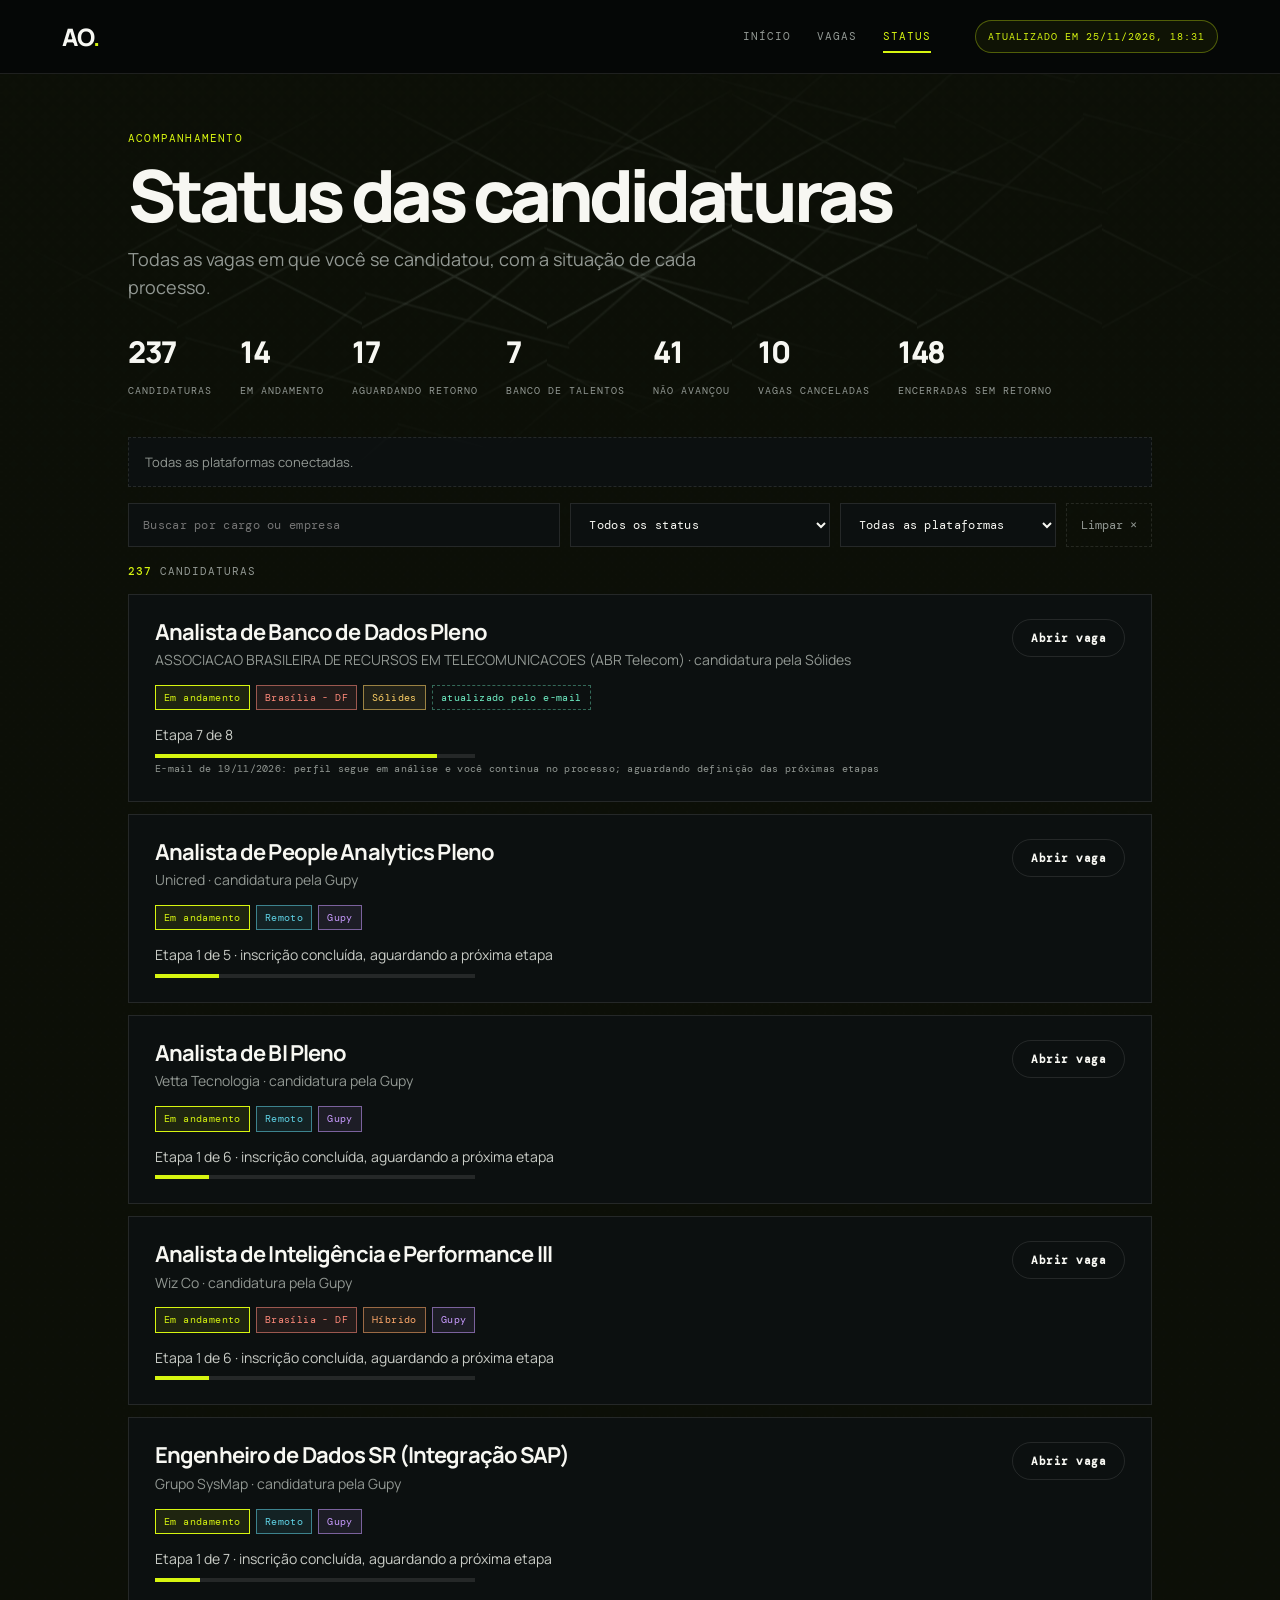
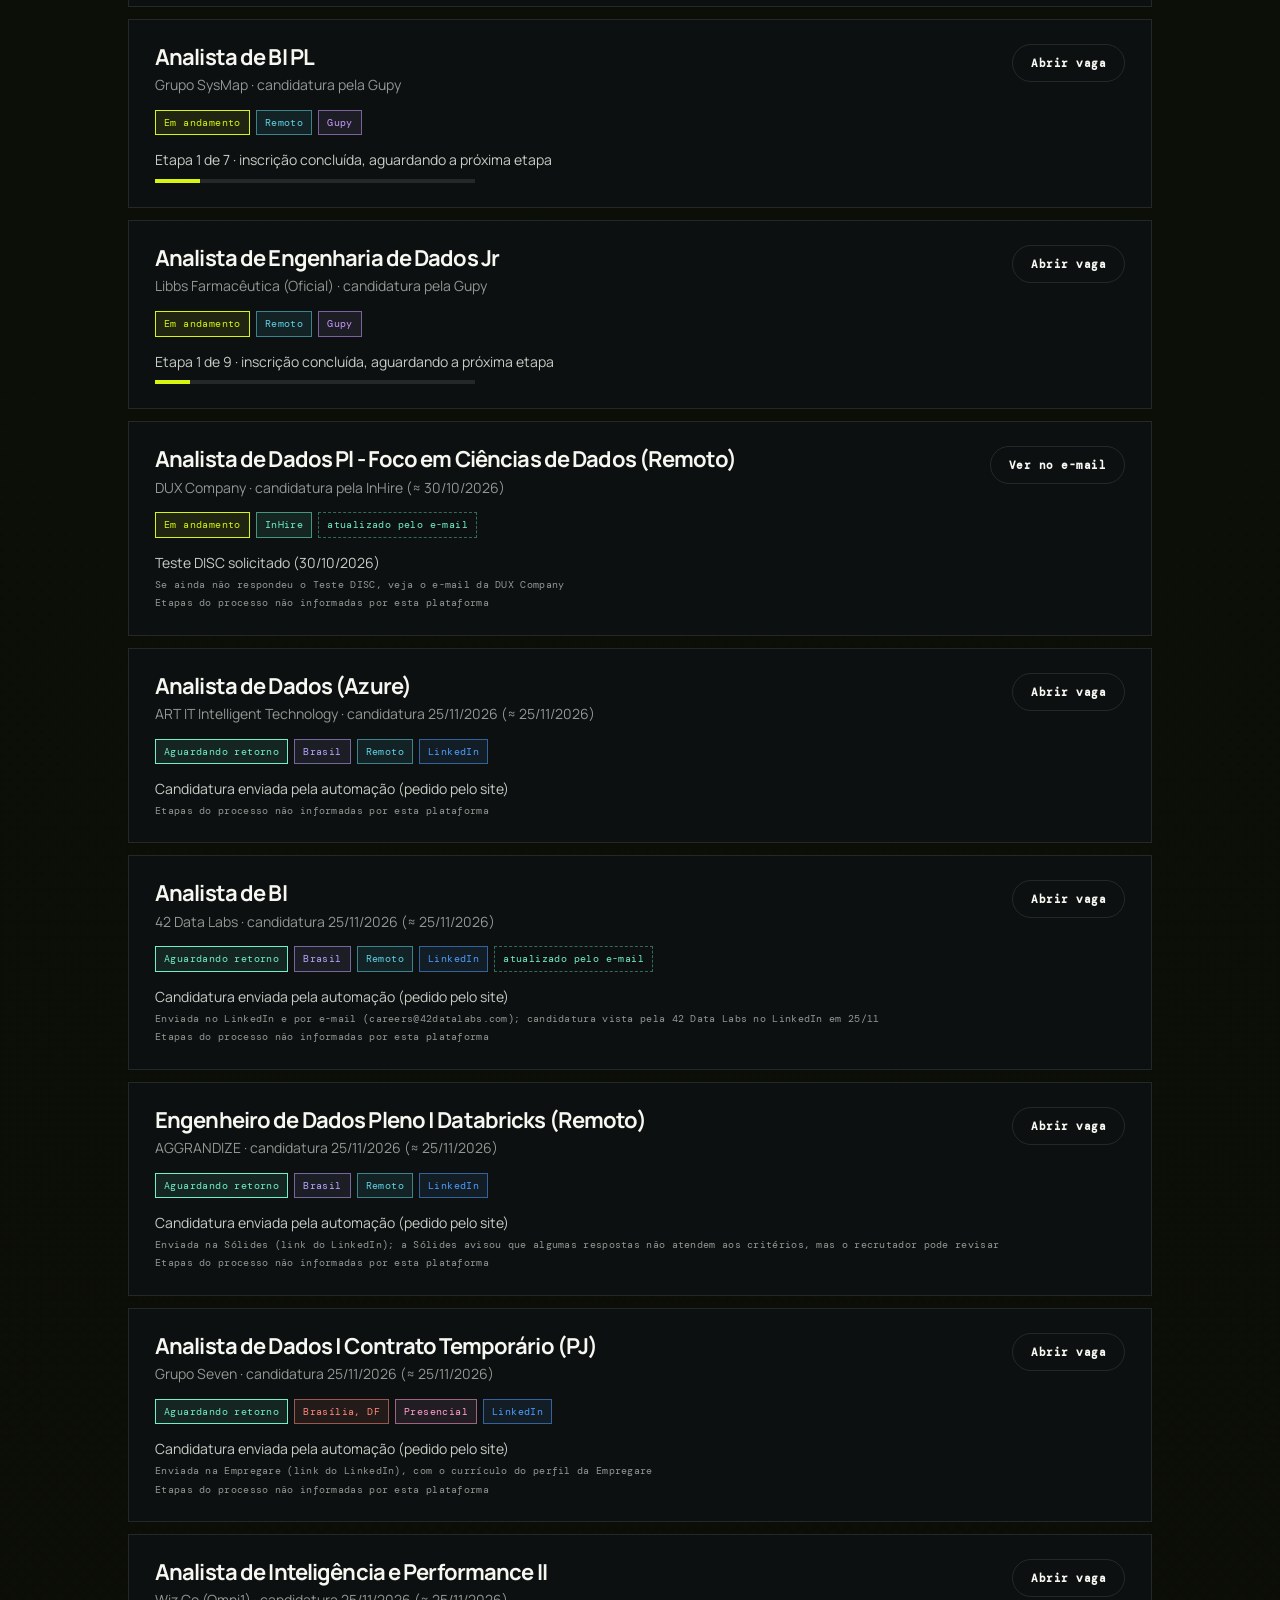
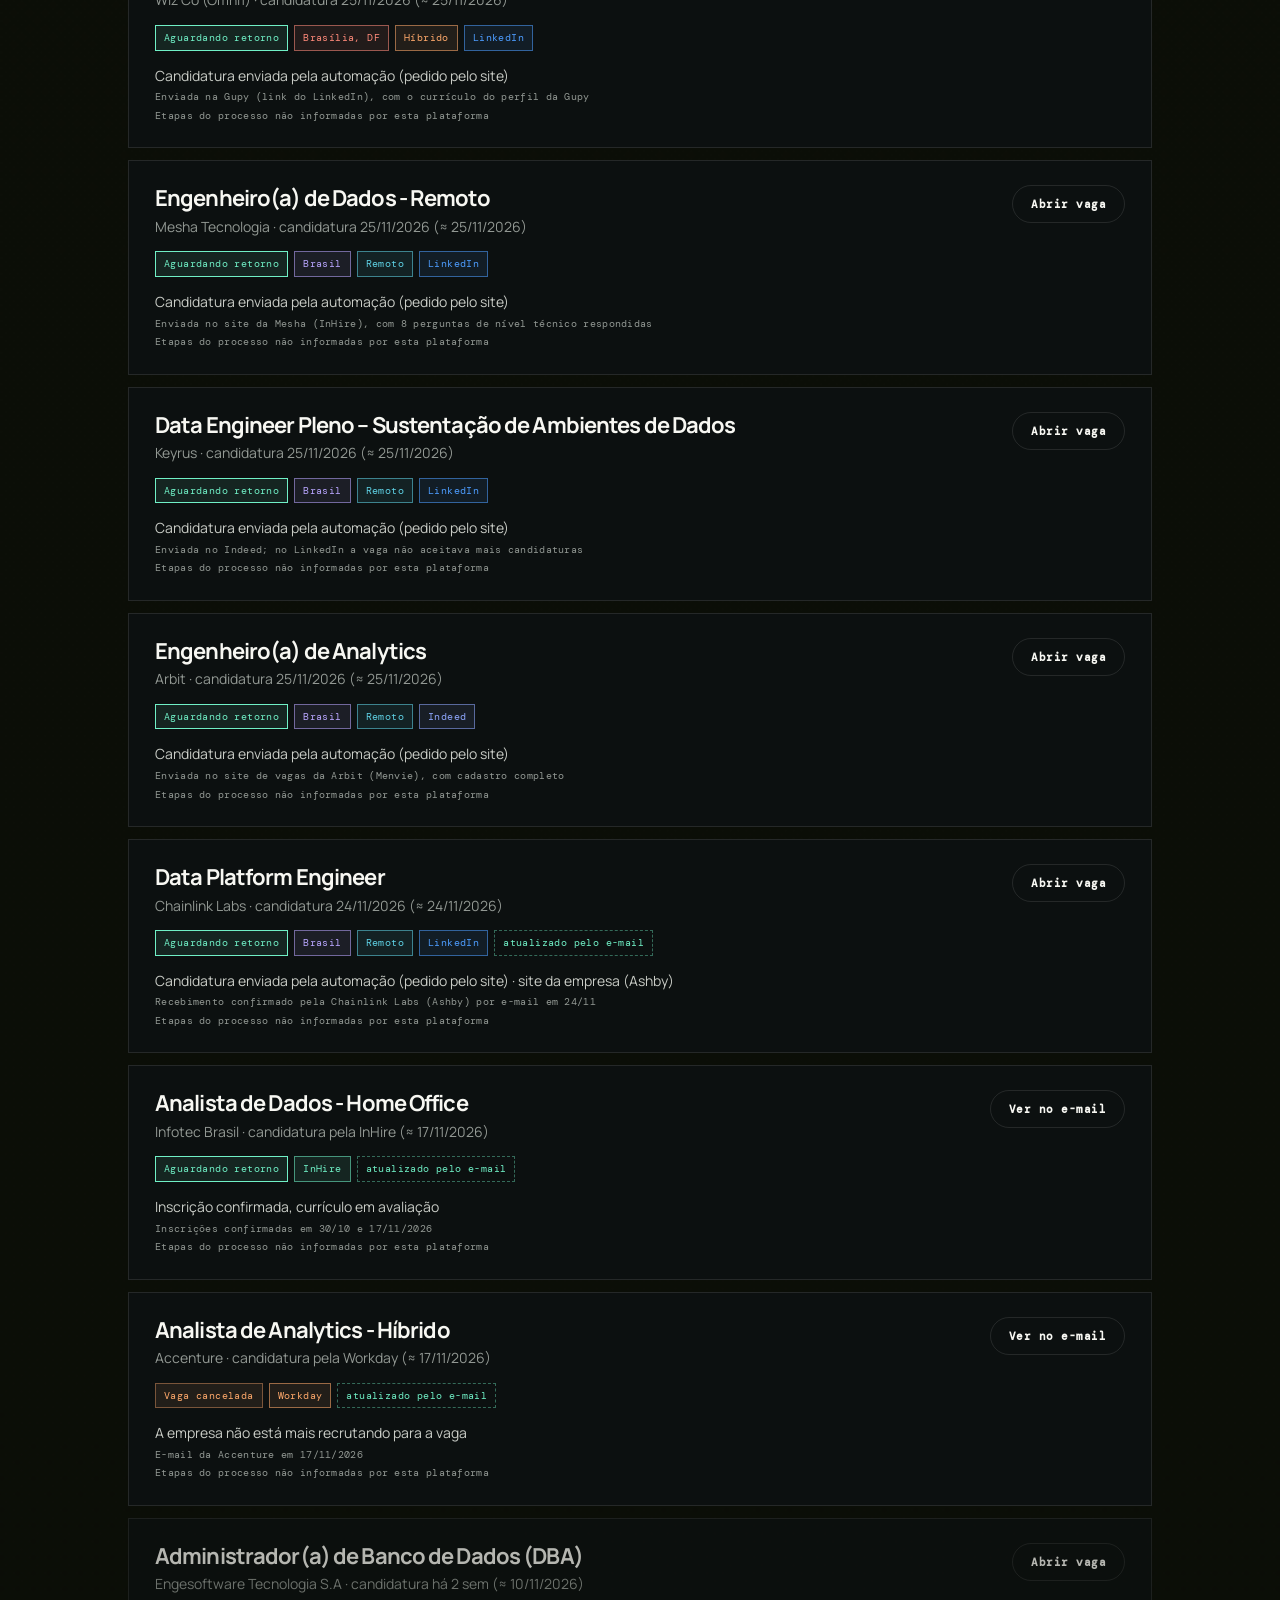
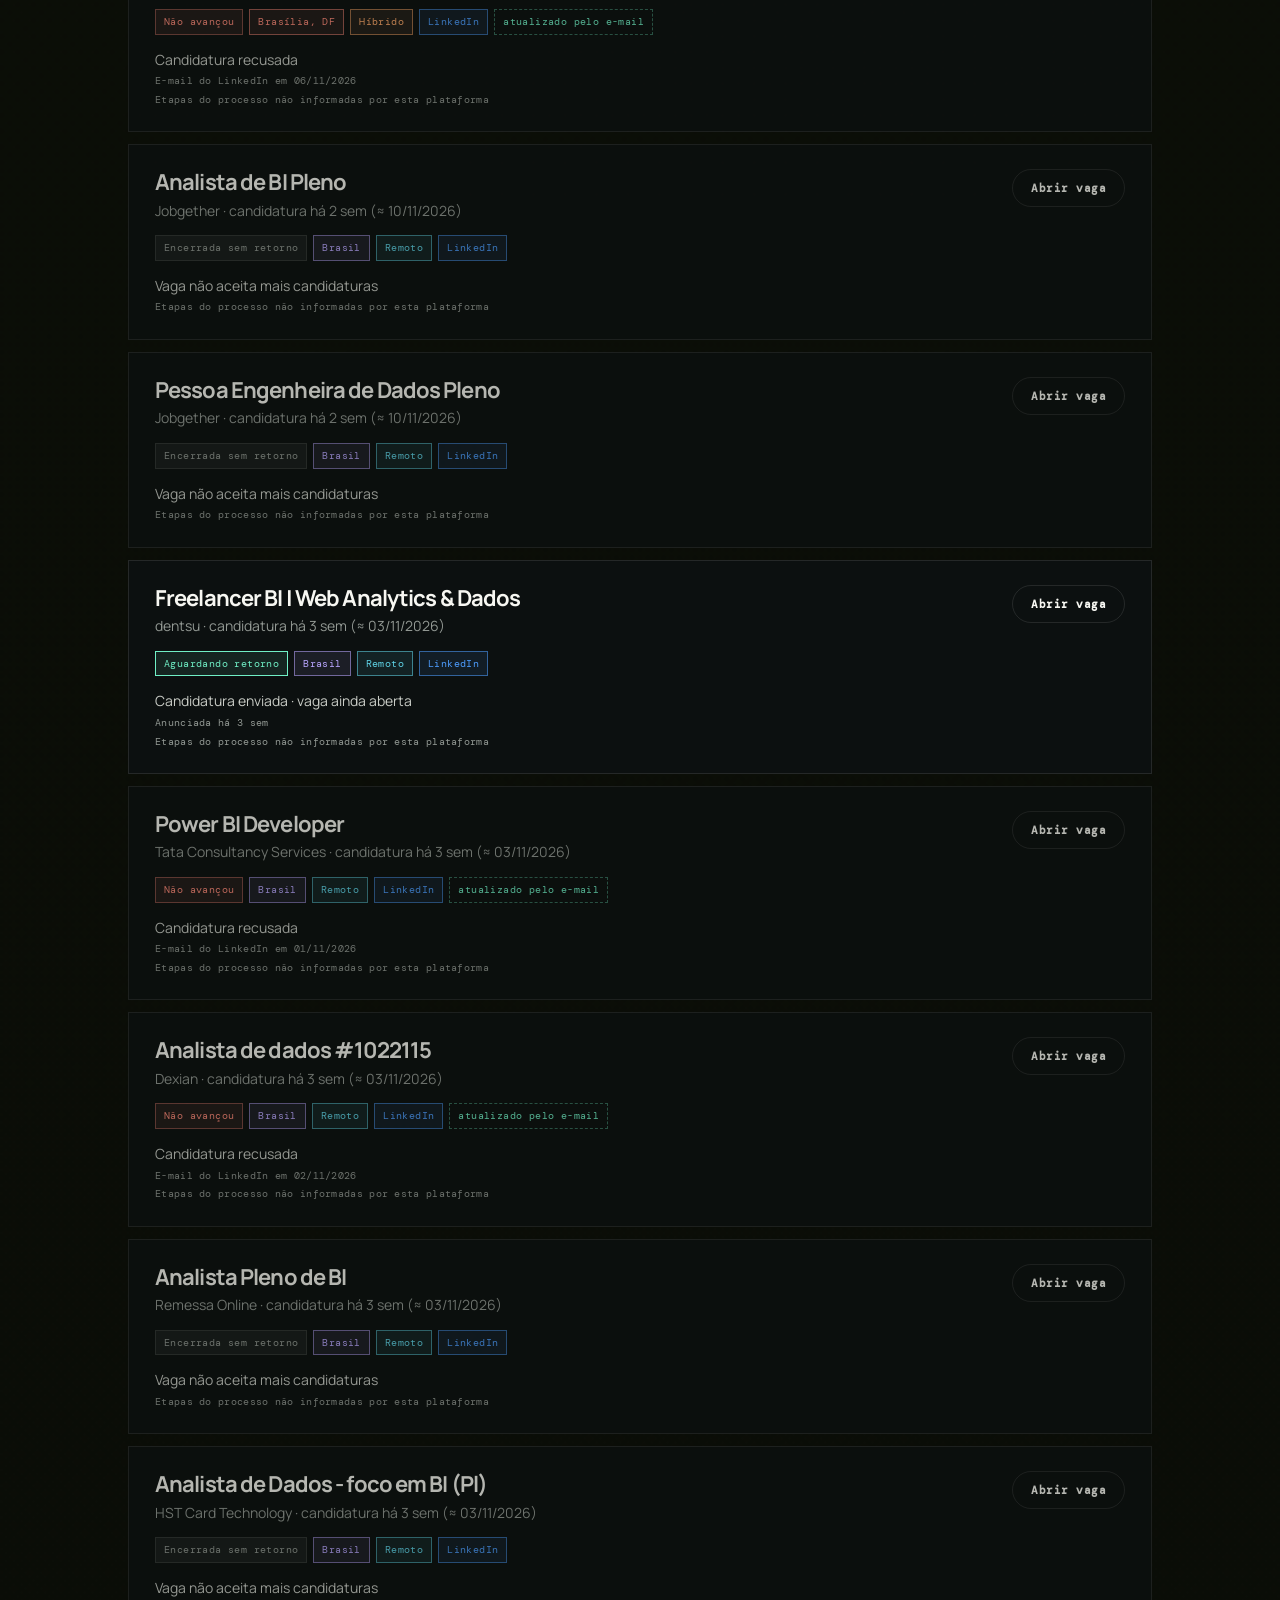
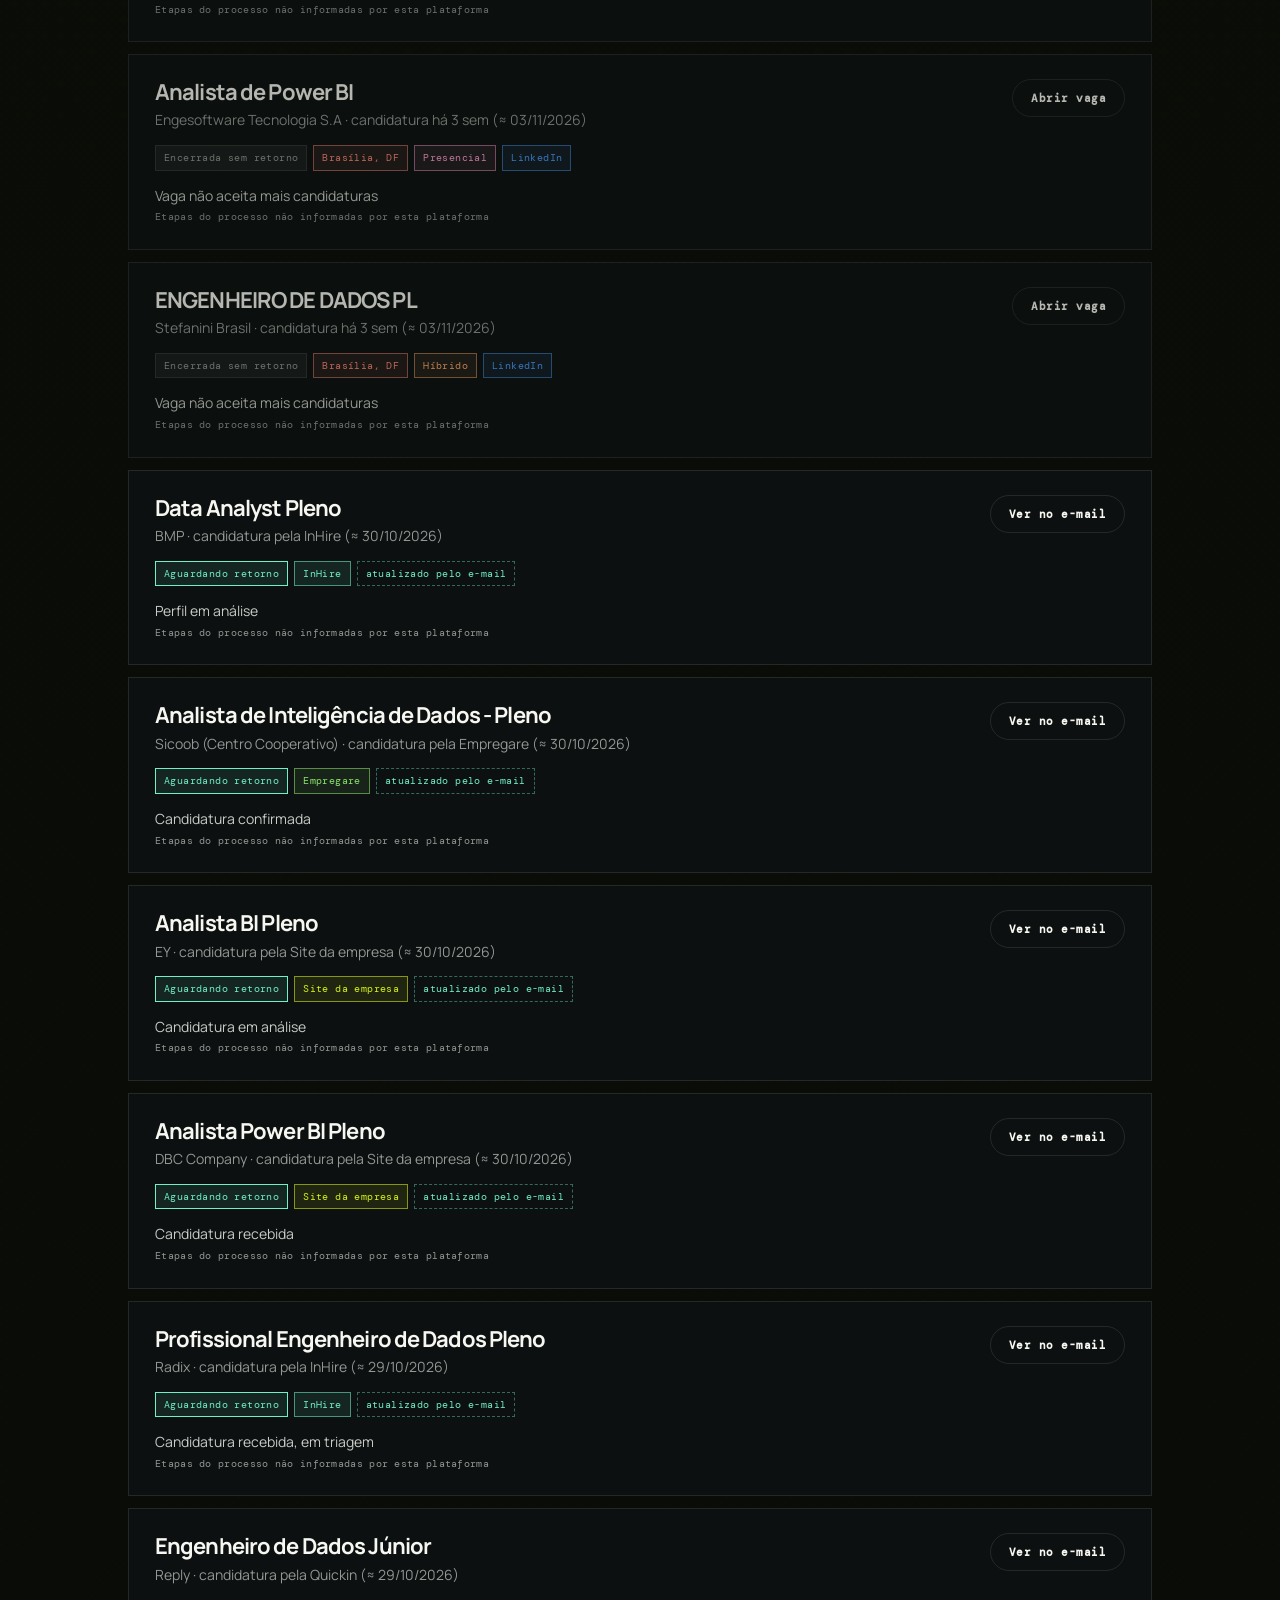
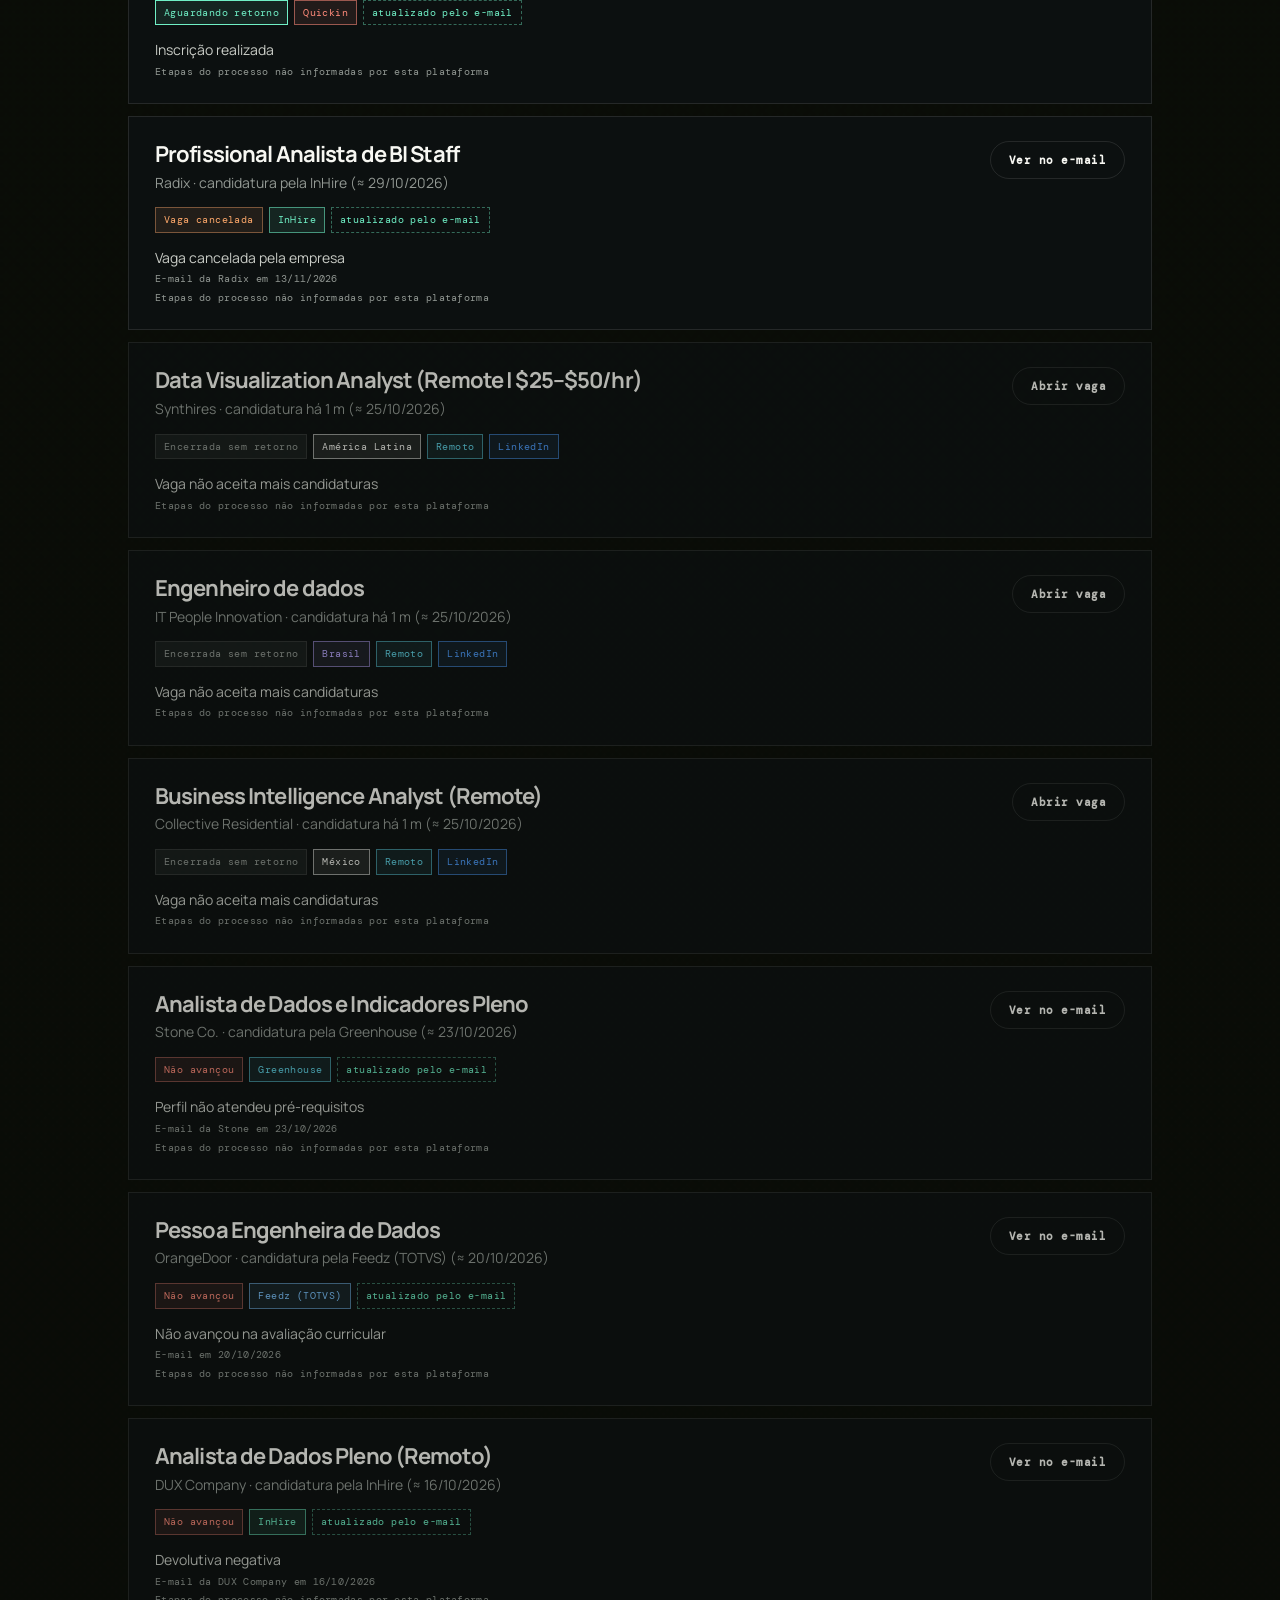
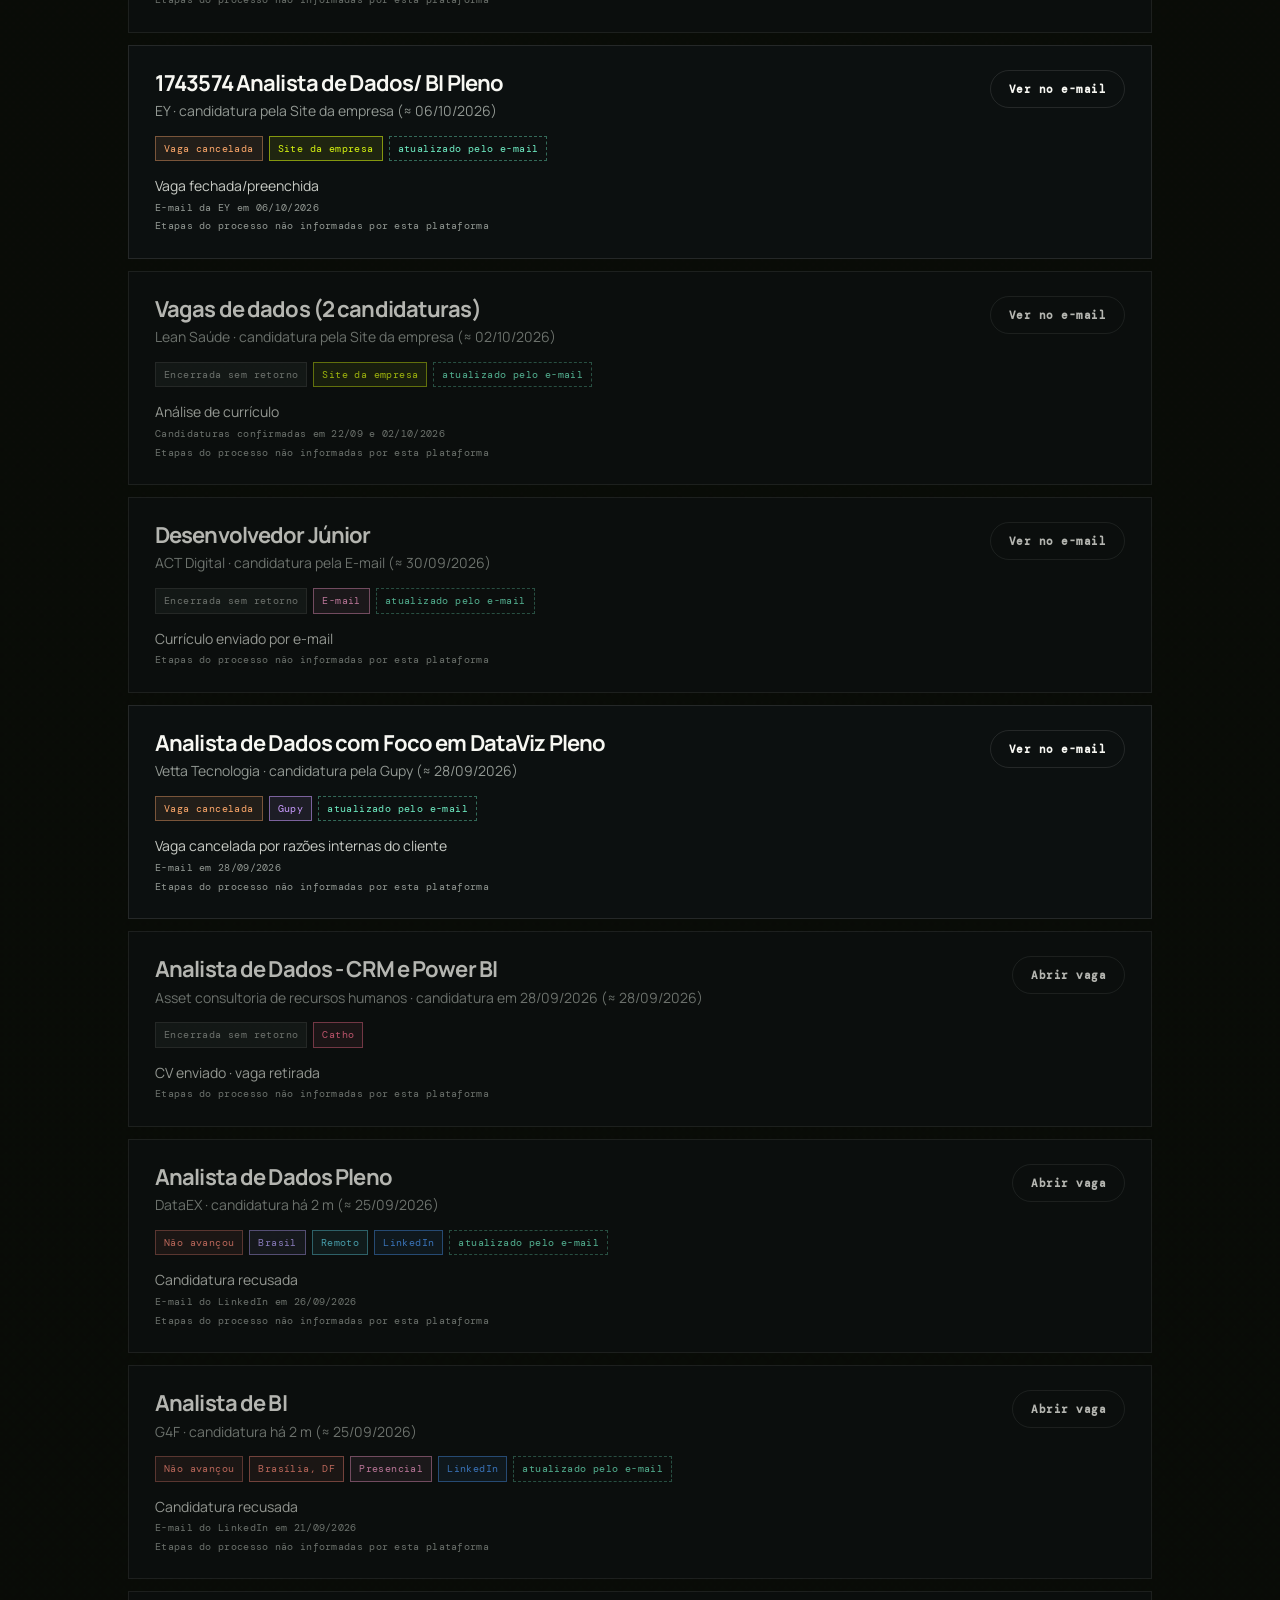
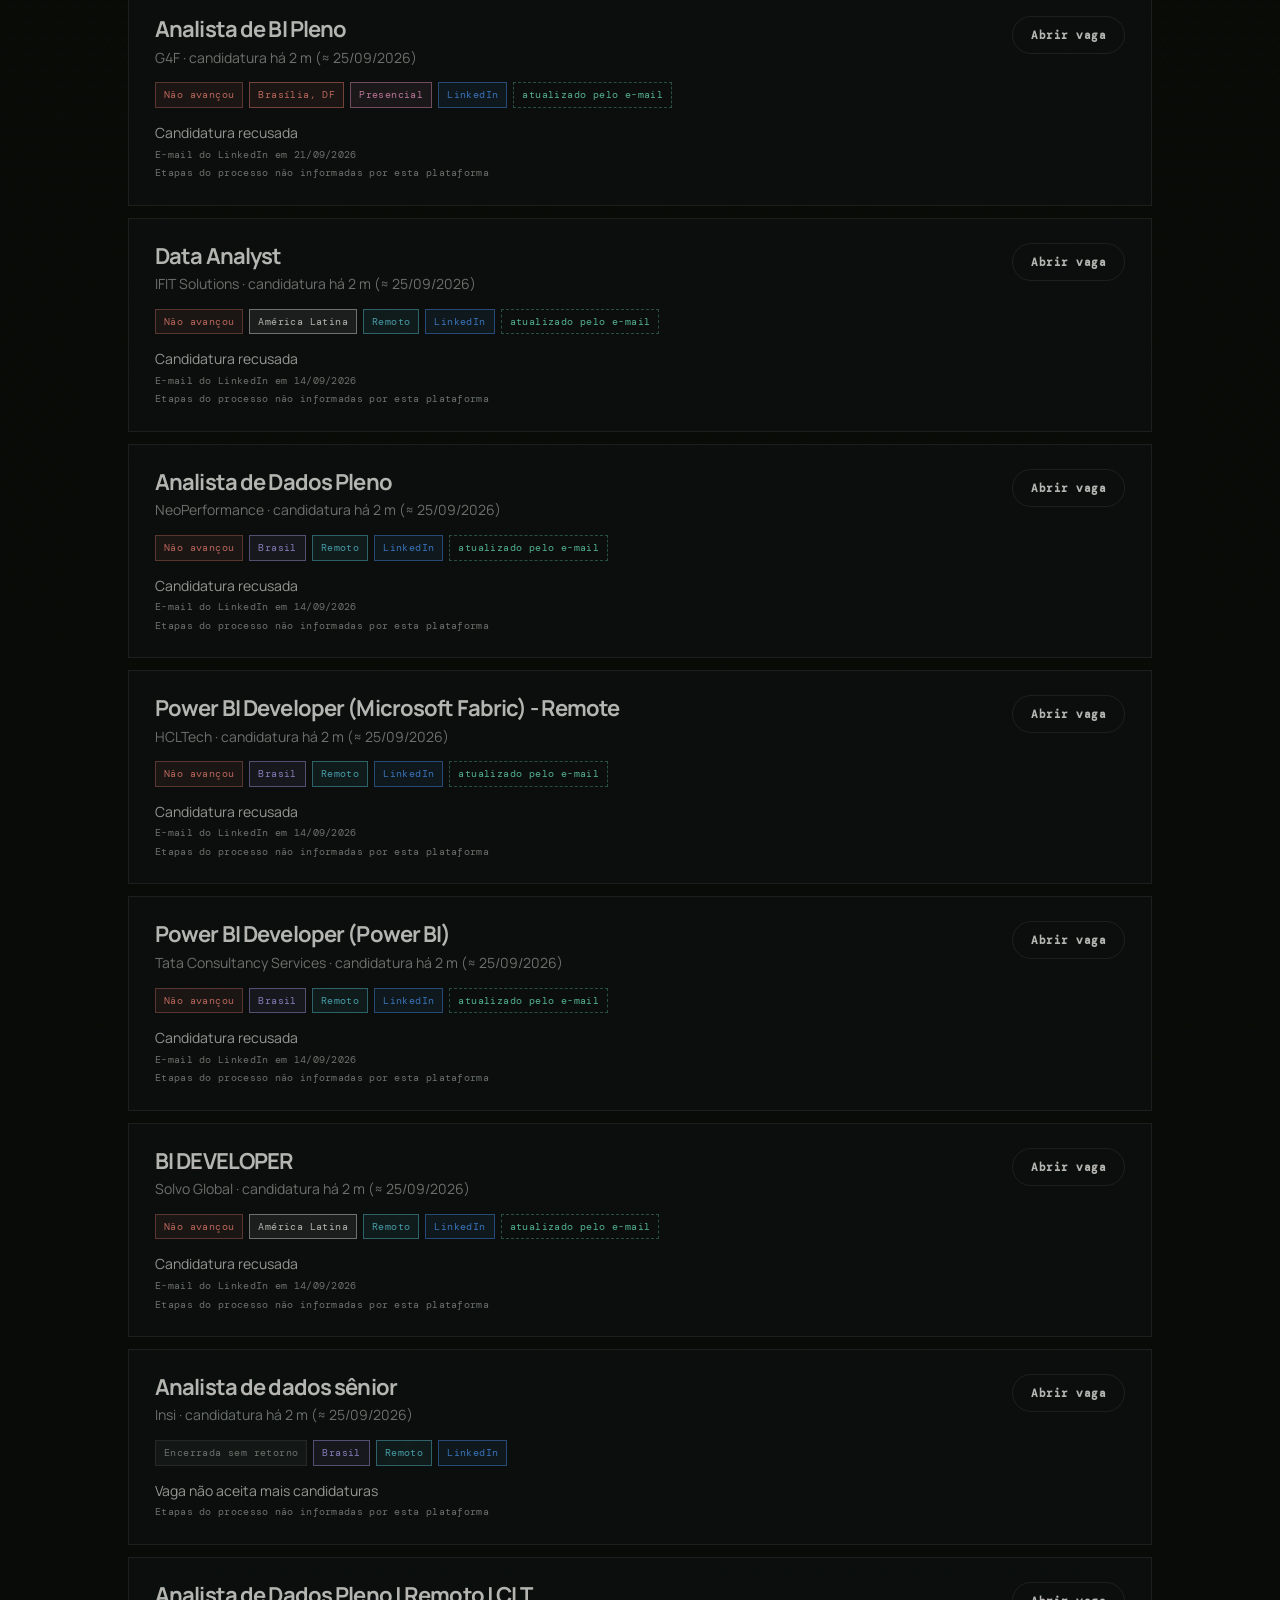
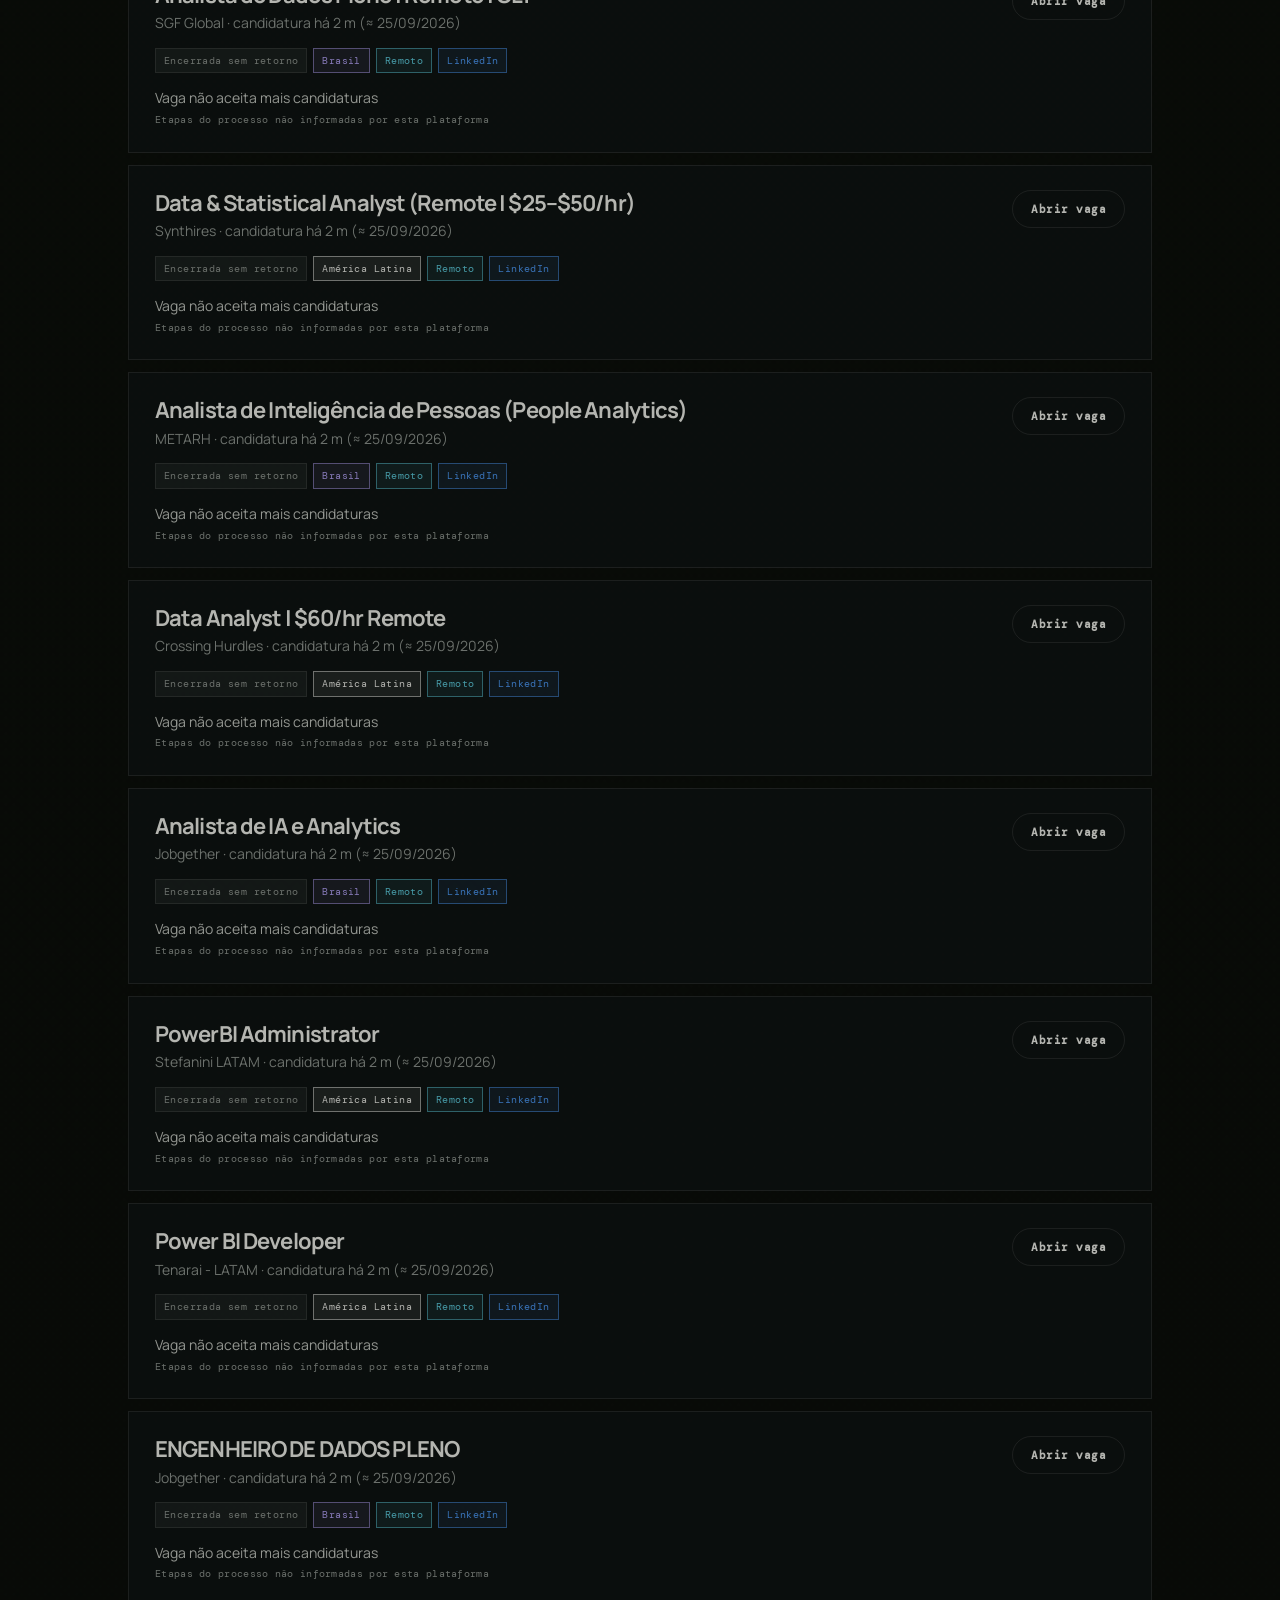
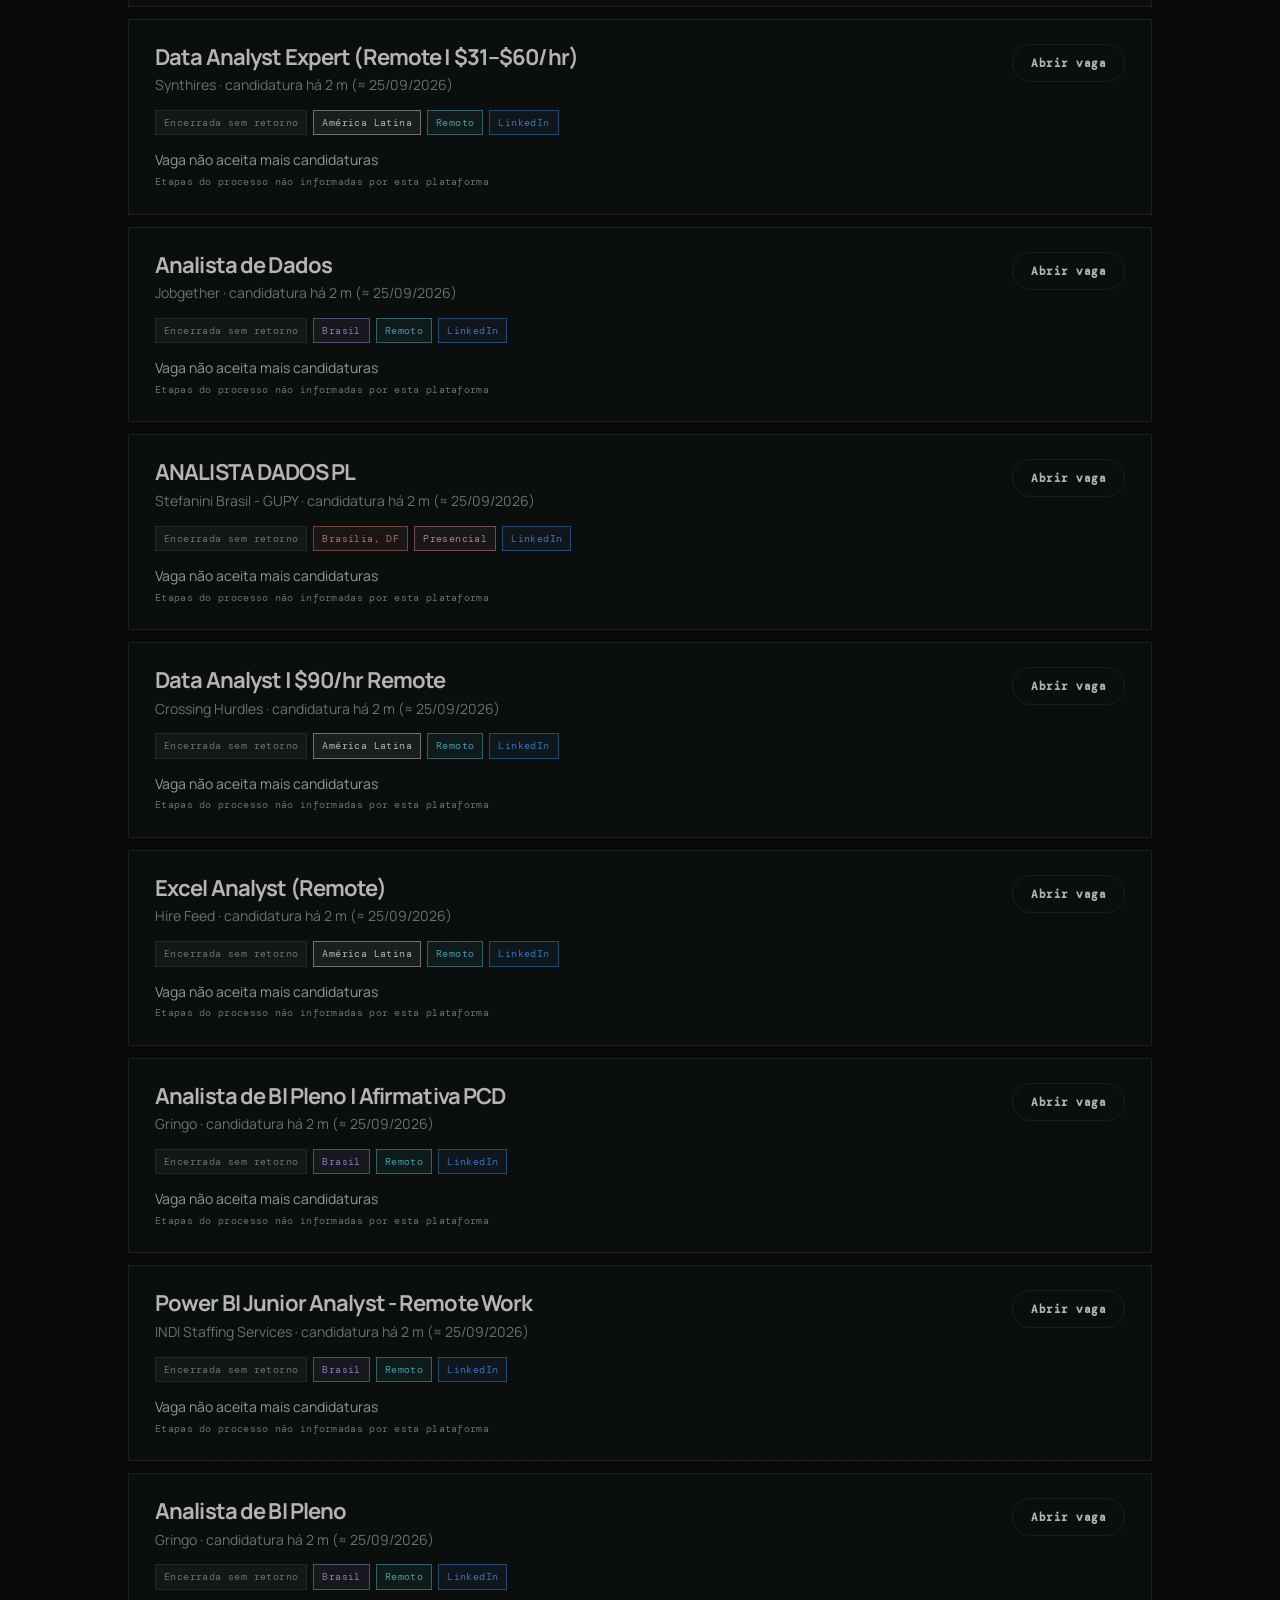
<file: status.html>
<!DOCTYPE html>
<html lang="pt-BR">
<head>
<meta charset="UTF-8"><meta name="viewport" content="width=device-width, initial-scale=1">
<title>Alexsander Ornelas | Status das Candidaturas</title>
<link rel="icon" type="image/svg+xml" href="assets/favicon.svg">
<link rel="preconnect" href="https://fonts.googleapis.com">
<link href="https://fonts.googleapis.com/css2?family=DM+Mono:wght@400;500&family=Manrope:wght@400;500;600;700;800&display=swap" rel="stylesheet">
<link rel="stylesheet" href="assets/estilo.css">
<style>
  .st { background:color-mix(in srgb, currentColor 9%, transparent); font-family:"DM Mono", monospace; font-size:10px; letter-spacing:.4px; padding:4px 8px; border:1px solid; }
  .st.and { color:var(--acid); border-color:var(--acid); }
  .st.agu { color:var(--mint); border-color:var(--mint); }
  .st.ban { color:#b9a6ff; border-color:#b9a6ff66; }
  .st.nao { color:#ff8a7a; border-color:#ff8a7a66; }
  .st.enc { color:var(--dim); border-color:var(--line); }
  .st.can { color:#ffa96b; border-color:#ffa96b66; }
  .tag.email { font-family:"DM Mono", monospace; font-size:10px; padding:4px 8px; border:1px dashed #70f0c666; color:var(--mint); }
  .etapa { margin-top:14px; font-size:14px; color:#c9ccc6; }
  .etapa small { display:block; font-family:"DM Mono", monospace; font-size:10px; letter-spacing:.3px; color:var(--dim); margin-top:3px; }
  .barra { height:4px; background:var(--line); margin-top:8px; max-width:320px; } .barra i { display:block; height:100%; background:var(--acid); }
  .aviso { background:var(--surface); border:1px dashed var(--line); padding:14px 16px; margin-bottom:16px; font-size:13px; color:var(--dim); }
  .aviso b { color:var(--text); }
  .vaga.nao, .vaga.enc { opacity:.72; }
</style>
</head>
<body>
<header><div class="bar"><a class="logo" href="index.html">AO<b>.</b></a>
  <nav class="tabs"><a href="index.html">Início</a><a href="vagas.html">Vagas</a><a href="status.html" class="ativo">Status</a></nav>
  <span class="meta" id="atualizado"></span></div></header>
<section class="hero">
  <div class="network" aria-hidden="true"></div><div class="network b" aria-hidden="true"></div>
  <p class="eyebrow">Acompanhamento</p>
  <h1>Status das candidaturas</h1>
  <p class="sub">Todas as vagas em que você se candidatou, com a situação de cada processo.</p>
  <div class="stats">
    <button type="button" class="stat" data-filtro='{}'><b id="sTotal" data-conta>0</b><span>candidaturas</span></button>
    <button type="button" class="stat" data-filtro='{"status":"Em andamento"}'><b id="sAnd" data-conta>0</b><span>em andamento</span></button>
    <button type="button" class="stat" data-filtro='{"status":"Aguardando retorno"}'><b id="sAgu" data-conta>0</b><span>aguardando retorno</span></button>
    <button type="button" class="stat" data-filtro='{"status":"Banco de talentos"}'><b id="sBan" data-conta>0</b><span>banco de talentos</span></button>
    <button type="button" class="stat" data-filtro='{"status":"Não avançou"}'><b id="sNao" data-conta>0</b><span>não avançou</span></button>
    <button type="button" class="stat" data-filtro='{"status":"Vaga cancelada"}'><b id="sCan" data-conta>0</b><span>vagas canceladas</span></button>
    <button type="button" class="stat" data-filtro='{"status":"Encerrada sem retorno"}'><b id="sEnc" data-conta>0</b><span>encerradas sem retorno</span></button>
  </div>
</section>
<div class="wrap">
  <div class="aviso" id="aviso"></div>
  <div class="toolbar t3">
    <input type="search" id="busca" placeholder="Buscar por cargo ou empresa">
    <select id="status"><option value="">Todos os status</option><option>Em andamento</option><option>Aguardando retorno</option><option>Banco de talentos</option><option>Não avançou</option><option>Vaga cancelada</option><option>Encerrada sem retorno</option></select>
    <select id="plat"><option value="">Todas as plataformas</option></select>
    <button type="button" class="limpar" id="limpar">Limpar ×</button>
  </div>
  <div class="count" id="count"></div>
  <div id="lista"></div>
</div>
<footer class="rodape">
  <a href="index.html" class="logo">AO<b>.</b></a>
  <p>© 2026 Alexsander Ornelas</p>
  <a href="https://www.linkedin.com/in/alexsander-ornelas" target="_blank" rel="noreferrer">LINKEDIN</a>
</footer>
<script>document.write('<script src="dados/status.js?v='+Date.now()+'"><\/script>')</script>
<script src="assets/site.js"></script>
<script>
  const D = window.STATUS_DADOS || {candidaturas:[], plataformas:[]}, C = D.candidaturas;
  const $ = id => document.getElementById(id);
  const esc = s => String(s ?? "").replace(/[&<>"']/g, c => ({"&":"&amp;","<":"&lt;",">":"&gt;",'"':"&quot;","'":"&#39;"}[c]));
  $("atualizado").textContent = D.atualizado_em ? "Atualizado em " + new Date(D.atualizado_em).toLocaleString("pt-BR", {dateStyle:"short", timeStyle:"short"}) : "";
  $("sTotal").textContent = C.length;
  $("sAnd").textContent = C.filter(c => c.status === "Em andamento").length;
  $("sAgu").textContent = C.filter(c => c.status === "Aguardando retorno").length;
  $("sBan").textContent = C.filter(c => c.status === "Banco de talentos").length;
  $("sNao").textContent = C.filter(c => c.status === "Não avançou").length;
  $("sCan").textContent = C.filter(c => c.status === "Vaga cancelada").length;
  $("sEnc").textContent = C.filter(c => c.status === "Encerrada sem retorno").length;
  const off = D.plataformas.filter(p => !p.conectada).map(p => p.nome);
  $("aviso").innerHTML = off.length ? `Lendo apenas <b>${D.plataformas.filter(p => p.conectada).map(p => p.nome).join(", ")}</b>. Para incluir <b>${off.join(", ")}</b>, entre na sua conta desses sites no navegador e a próxima atualização traz as candidaturas de lá.` : "Todas as plataformas conectadas.";
  [...new Set(C.map(c => c.plataforma))].forEach(p => $("plat").insertAdjacentHTML("beforeend", `<option>${esc(p)}</option>`));
  // Mesmas cores das etiquetas da aba Vagas
  const COR = { "Brasil": "#b9a6ff", "Brasília, DF": "#ff8a7a", "Remoto": "#5fd3e6", "Híbrido": "#ffa96b", "Presencial": "#ff9fd0",
    "LinkedIn": "#4d9dff", "Gupy": "#c99bff", "Indeed": "#8fa8ff", "Sólides": "#ffd166", "Catho": "#ff6f91", "InfoJobs": "#8be36b", "Vagas.com.br": "#f7f7f2",
    "InHire": "#70f0c6", "Greenhouse": "#5fd3e6", "Workday": "#ffa96b", "Site da empresa": "#d7f510", "E-mail": "#ff9fd0", "Recrut.ai": "#b9a6ff", "Quickin": "#ff8a7a", "Empregare": "#8be36b", "Jobbol": "#ffd166", "Feedz (TOTVS)": "#7cc4ff", "Pandapé": "#ff6f91", "Ashby": "#8fa8ff", "Recrutadora (LinkedIn)": "#4d9dff" };
  const tag = (t, cor) => t ? `<span class="tag cor" style="--c:${cor || COR[t] || "#f7f7f2"}">${esc(t)}</span>` : "";
  const localTags = l => {
    if (!l) return "";
    return l.split(" · ").map(p => {
      p = p.trim();
      if (/^(Remoto|H[ií]brido|Presencial)$/i.test(p)) return tag(p.replace(/^hibrido$/i, "Híbrido"));
      if (/Bras[ií]lia|\bDF\b/.test(p)) return tag(p, COR["Brasília, DF"]);
      if (/^Brasil$/.test(p)) return tag(p);
      return tag(p, "#f7f7f2");
    }).join("");
  };
  const cls = s => s === "Em andamento" ? "and" : s === "Aguardando retorno" ? "agu" : s === "Não avançou" ? "nao" : s === "Banco de talentos" ? "ban" : s === "Vaga cancelada" ? "can" : "enc";
  // Ordem (pedido do Alexsander): 1) candidaturas com etapas (quem está mais longe primeiro);
  // 2) candidaturas ativas em que a empresa pediu algo a ele (teste, entrevista, documento…);
  // 3) as demais, da candidatura mais recente para a mais antiga.
  const PESO = { "Em andamento": 0, "Aguardando retorno": 1, "Banco de talentos": 2, "Não avançou": 3, "Vaga cancelada": 4, "Encerrada sem retorno": 5 };
  const ATIVA = c => ["Em andamento", "Aguardando retorno", "Banco de talentos"].includes(c.status);
  const PEDIU = /solicit|teste|entrevista|pendent|falta |responder|desafio|convite|agend|documento|assessment|case t[eé]cnico/i;
  const grupoSt = c => c.etapas_total ? 0 : (c.acao || (ATIVA(c) && PEDIU.test((c.etapa || "") + " " + (c.observacao || "")))) ? 1 : 2;
  const prog = c => c.etapas_total ? c.etapa_atual / c.etapas_total : -1;
  const quando = c => c.data_aprox || (c.candidatura && /\d{2}\/\d{2}\/\d{4}/.test(c.candidatura) ? c.candidatura.match(/(\d{2})\/(\d{2})\/(\d{4})/).slice(1).reverse().join("-") : "") || "";
  const ordem = (a, b) => (grupoSt(a) - grupoSt(b)) || (prog(b) - prog(a)) || ((b.etapa_atual || 0) - (a.etapa_atual || 0))
    || quando(b).localeCompare(quando(a)) || ((PESO[a.status] ?? 9) - (PESO[b.status] ?? 9));
  function render() {
    const q = $("busca").value.trim().toLowerCase(), st = $("status").value, pl = $("plat").value;
    const L = C.filter(c => (!st || c.status === st) && (!pl || c.plataforma === pl) && (!q || (c.titulo + " " + c.empresa).toLowerCase().includes(q)))
      .sort(ordem);
    $("count").innerHTML = `<b>${L.length}</b> candidatura${L.length === 1 ? "" : "s"}`;
    $("lista").innerHTML = L.length ? L.map(c => {
      const pct = c.etapas_total ? Math.round(100 * c.etapa_atual / c.etapas_total) : null;
      return `<article class="vaga ${cls(c.status)}">
        <div class="top"><div><h2>${esc(c.titulo)}</h2><div class="empresa">${esc(c.empresa)} · ${c.candidatura ? "candidatura " + esc(c.candidatura) : "candidatura pela " + esc(c.plataforma)}${c.data_aprox ? " (≈ " + new Date(c.data_aprox + "T12:00:00").toLocaleDateString("pt-BR") + ")" : ""}</div></div>
        <div class="acoes"><a class="btn" href="${esc(c.link)}" target="_blank" rel="noopener">${/mail\.google\.com/.test(c.link) ? "Ver no e-mail" : "Abrir vaga"}</a></div></div>
        <div class="tags"><span class="st ${cls(c.status)}">${esc(c.status)}</span>${localTags(c.local)}${tag(c.plataforma)}${c.fonte_email ? `<span class="tag email">atualizado pelo e-mail</span>` : ""}</div>
        <div class="etapa">${c.etapas_total ? `Etapa ${c.etapa_atual} de ${c.etapas_total}${(e => e ? " · " + esc(e) : "")((c.etapa || "").replace(/^Etapa \d+ de \d+( · )?/, ""))}<div class="barra"><i style="width:${pct}%"></i></div>` : esc(c.etapa)}
          ${c.observacao ? `<small>${esc(c.observacao)}</small>` : ""}${!c.etapas_total ? `<small>Etapas do processo não informadas por esta plataforma</small>` : ""}</div>
      </article>`; }).join("") : `<div class="vazio">Nenhuma candidatura para esse filtro.</div>`;
  }
  // Filtros: vêm da URL (atalhos da home) e ficam salvos nela
  const FILTROS = ["busca", "status", "plat"];
  FILTROS.forEach(id => $(id).addEventListener("input", render));
  filtrosDaURL(FILTROS);
  document.querySelectorAll("[data-filtro]").forEach(b => b.addEventListener("click", () => definirFiltros(JSON.parse(b.dataset.filtro), FILTROS)));
  $("limpar").addEventListener("click", () => definirFiltros({}, FILTROS));
  render();
</script>
</body>
</html>
</file>
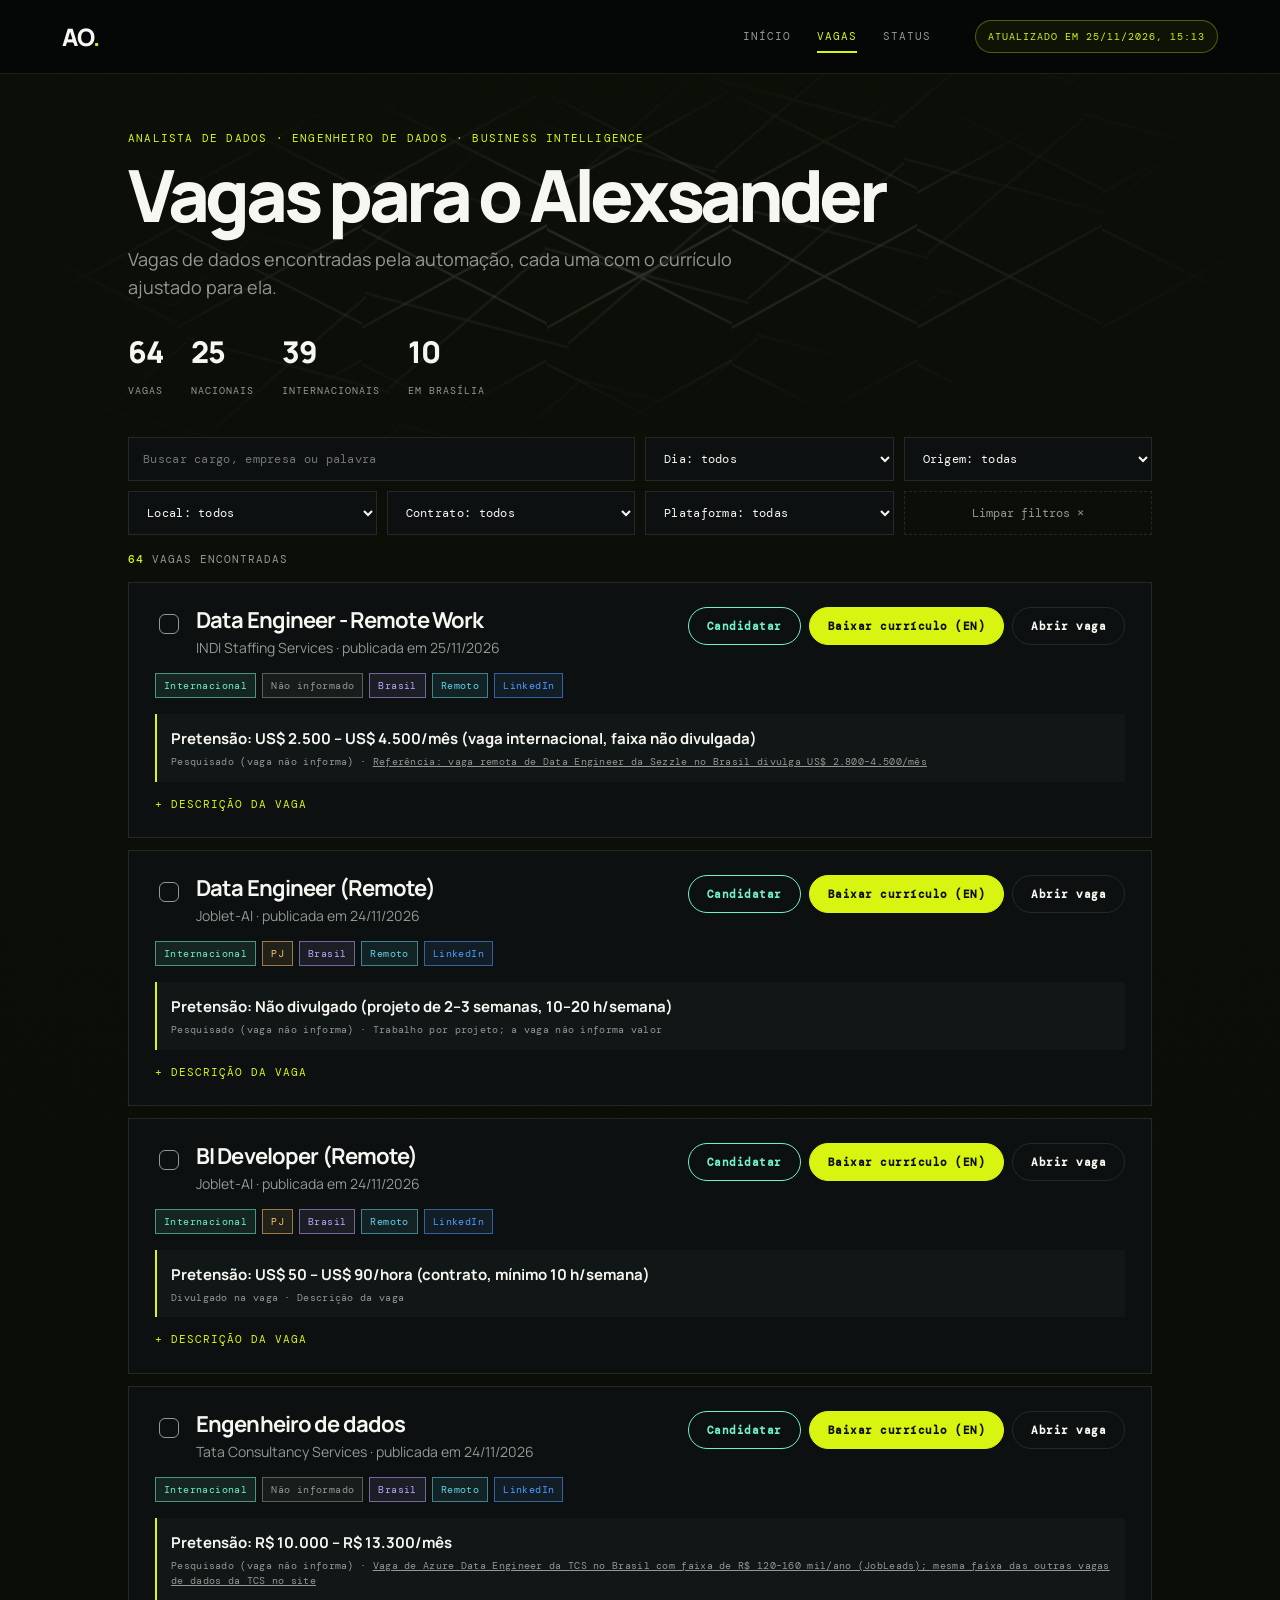
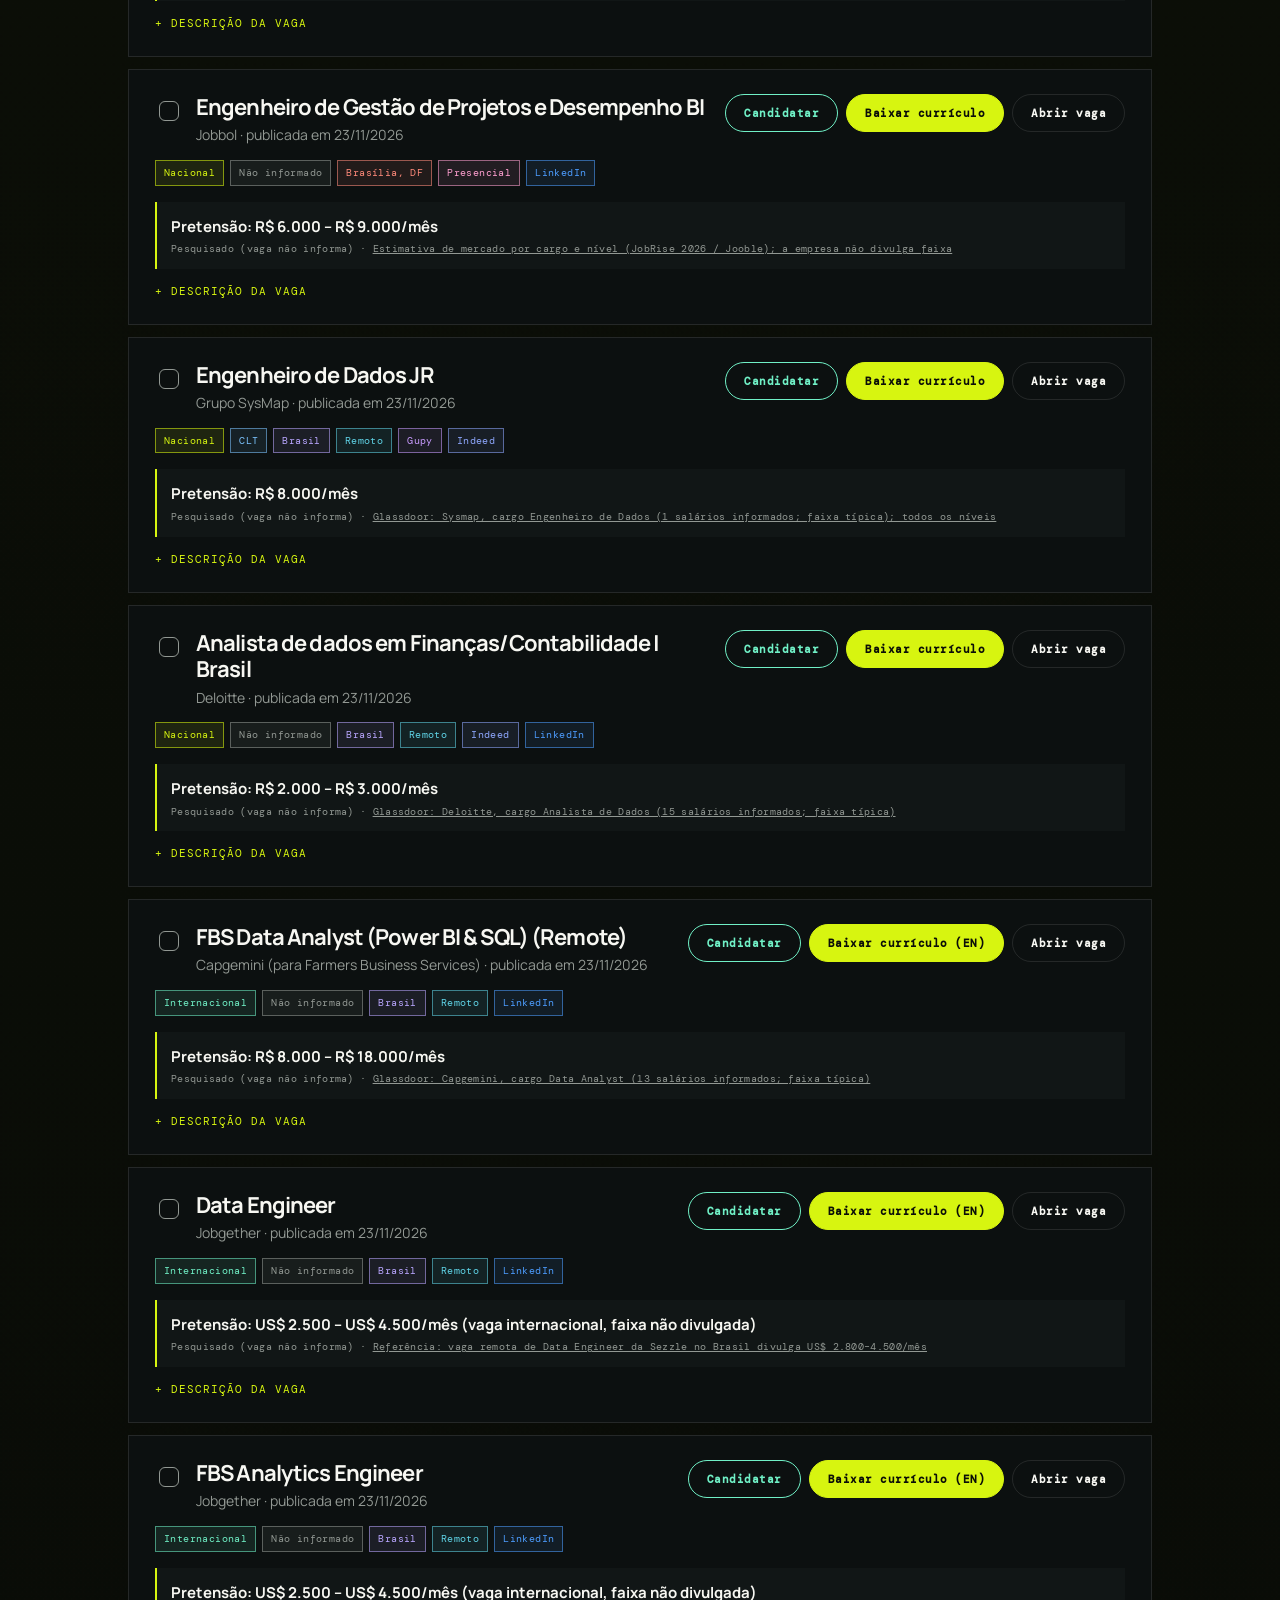
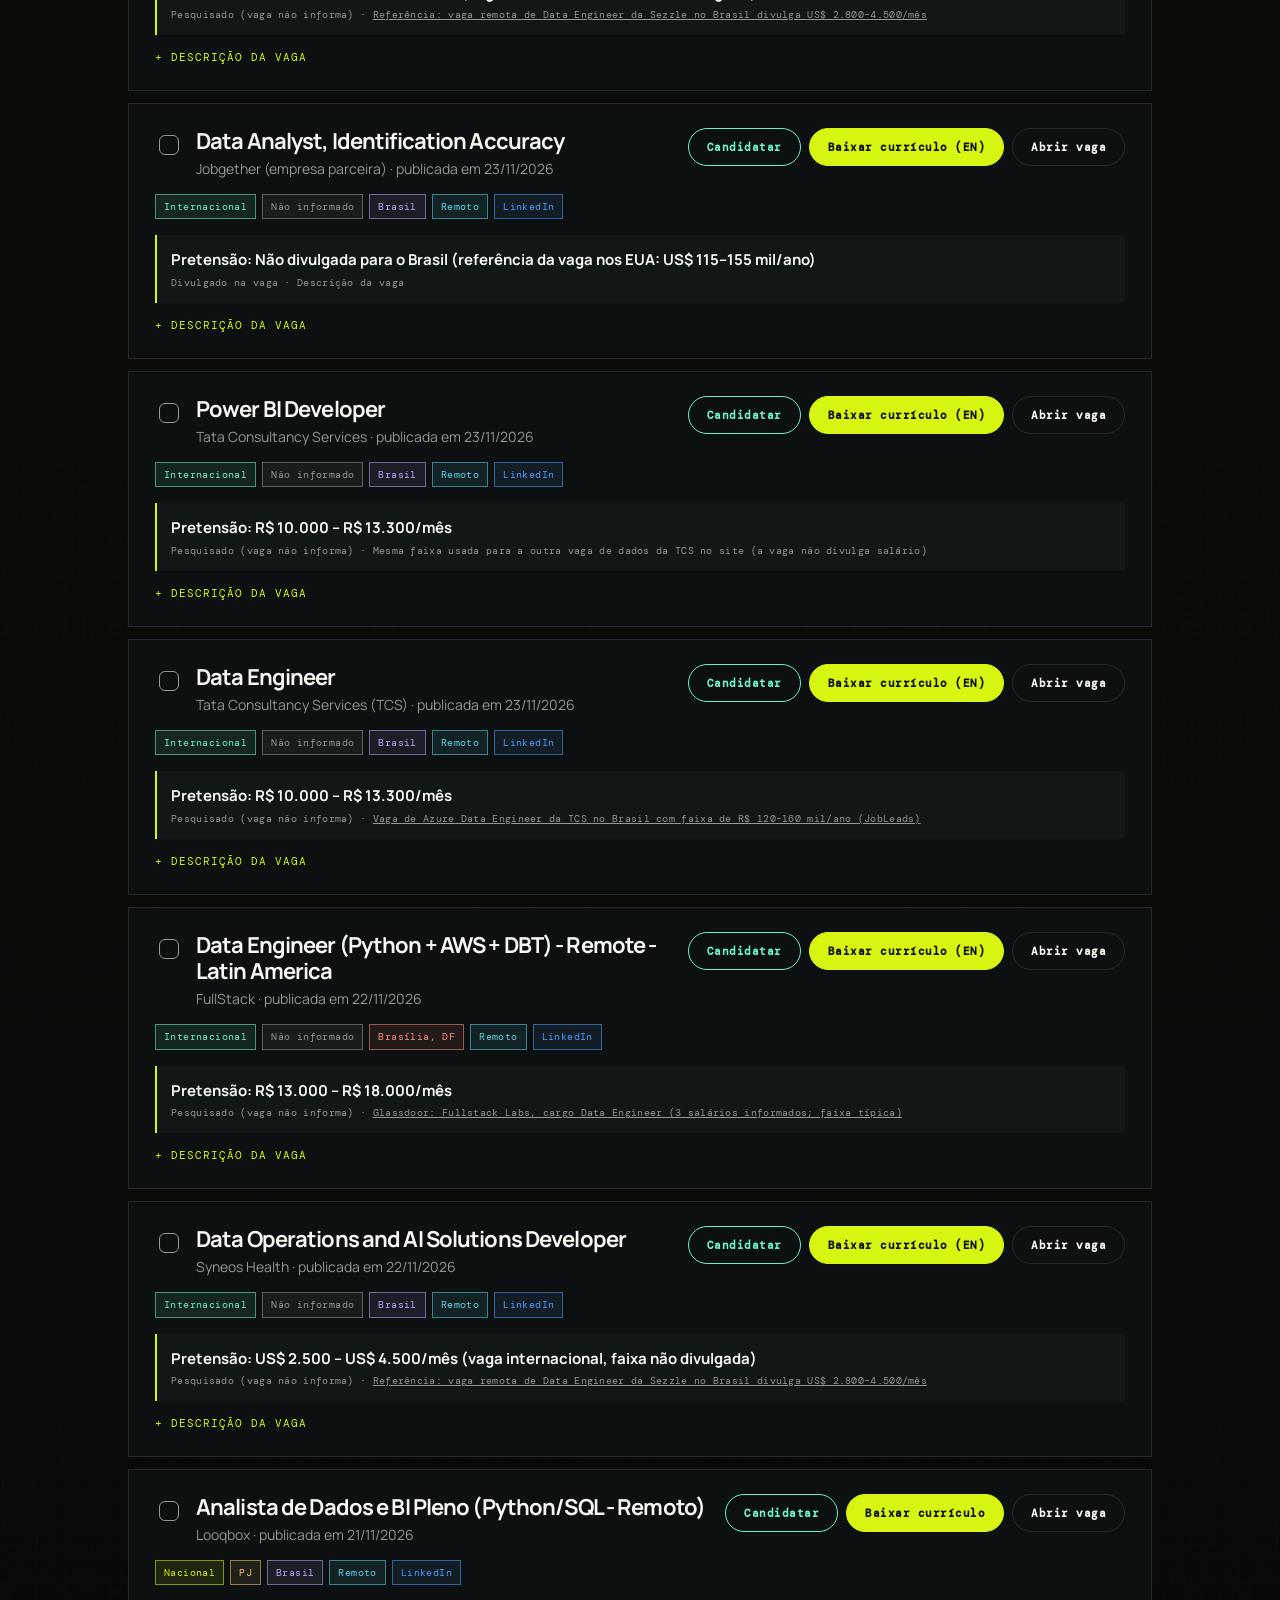
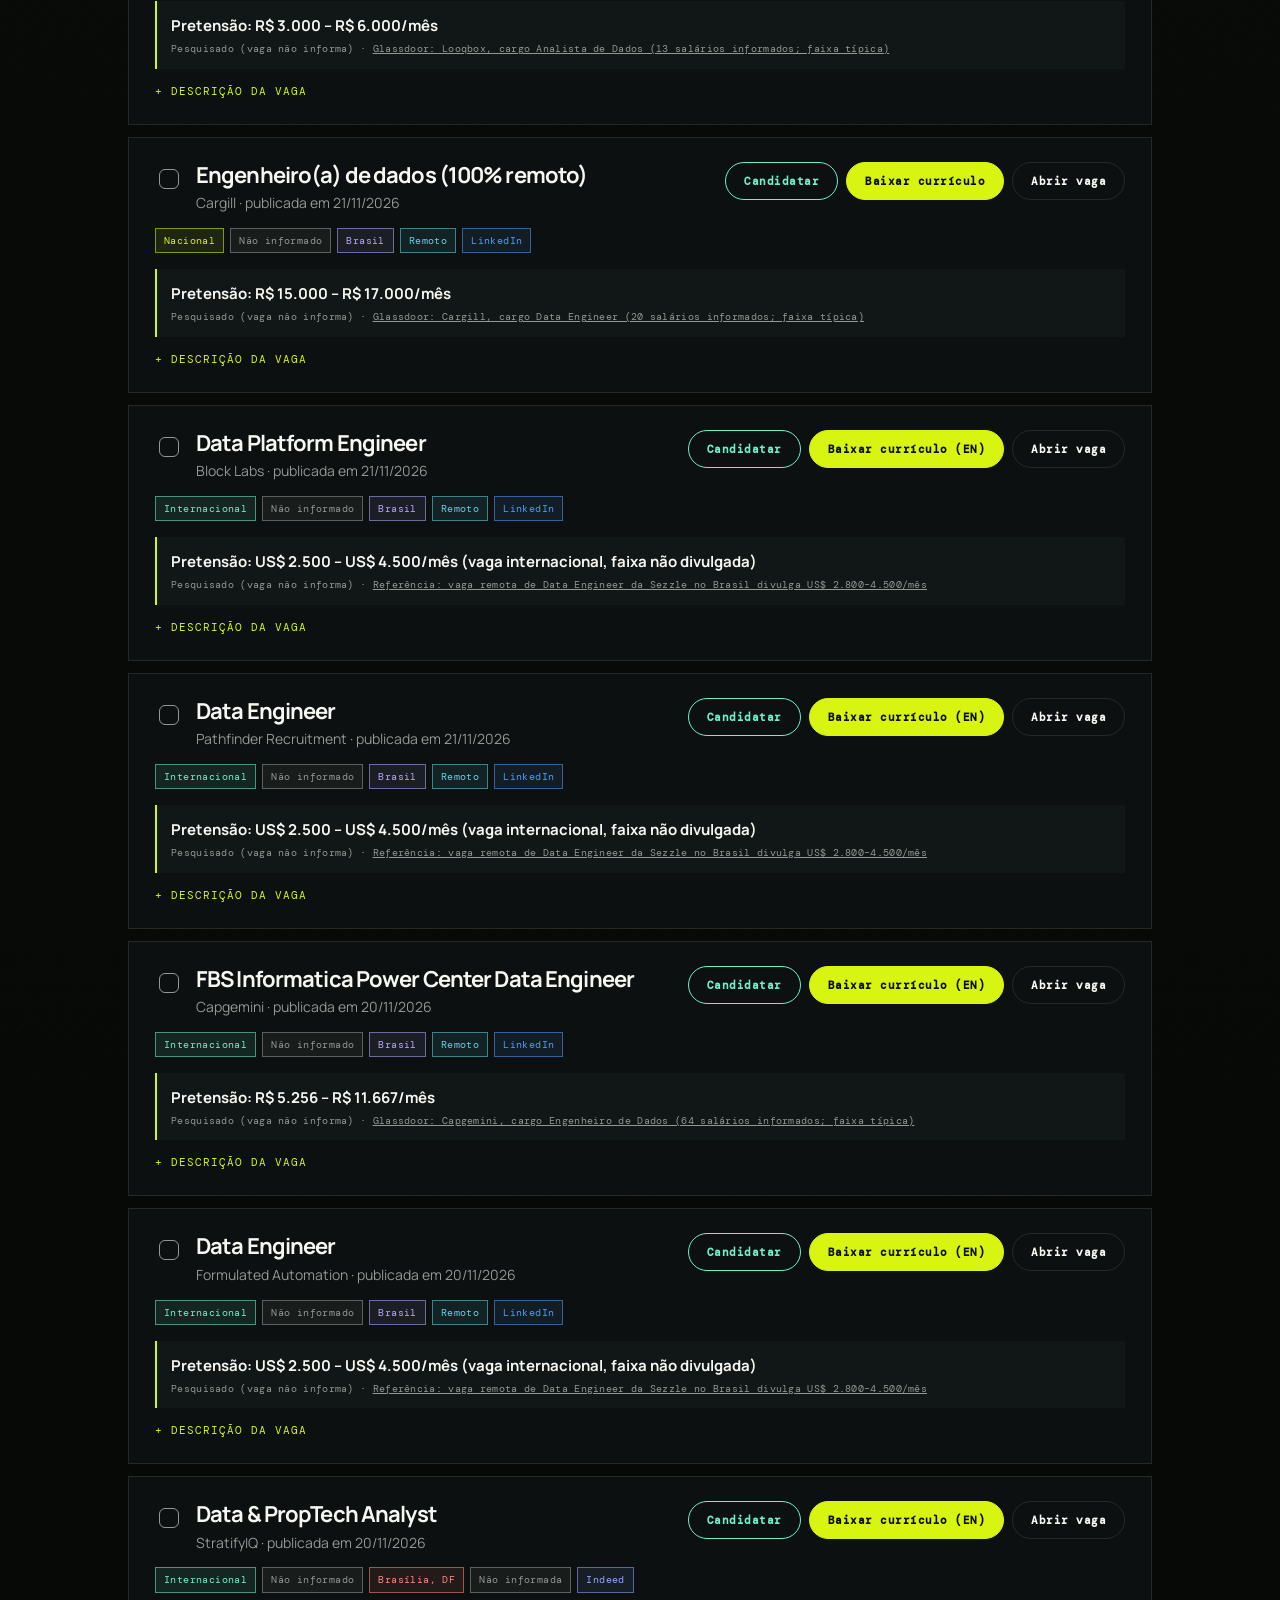
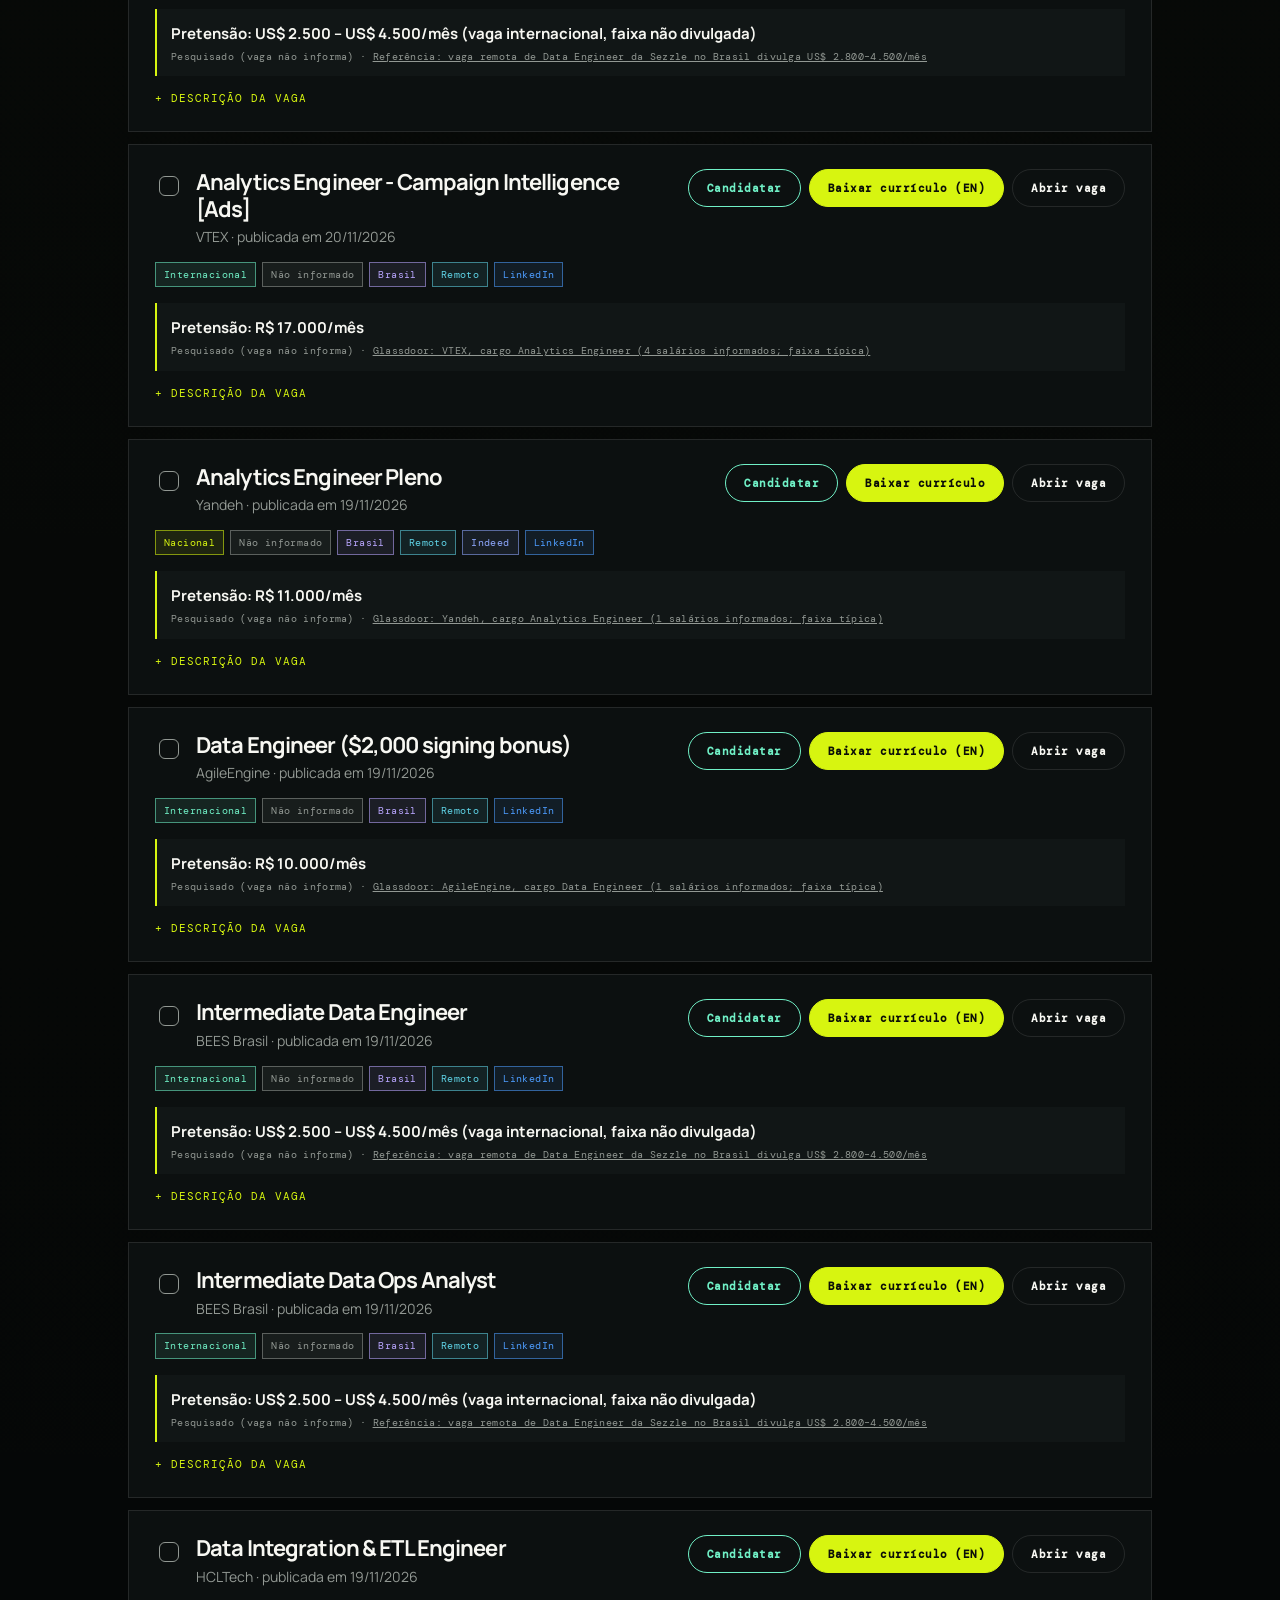
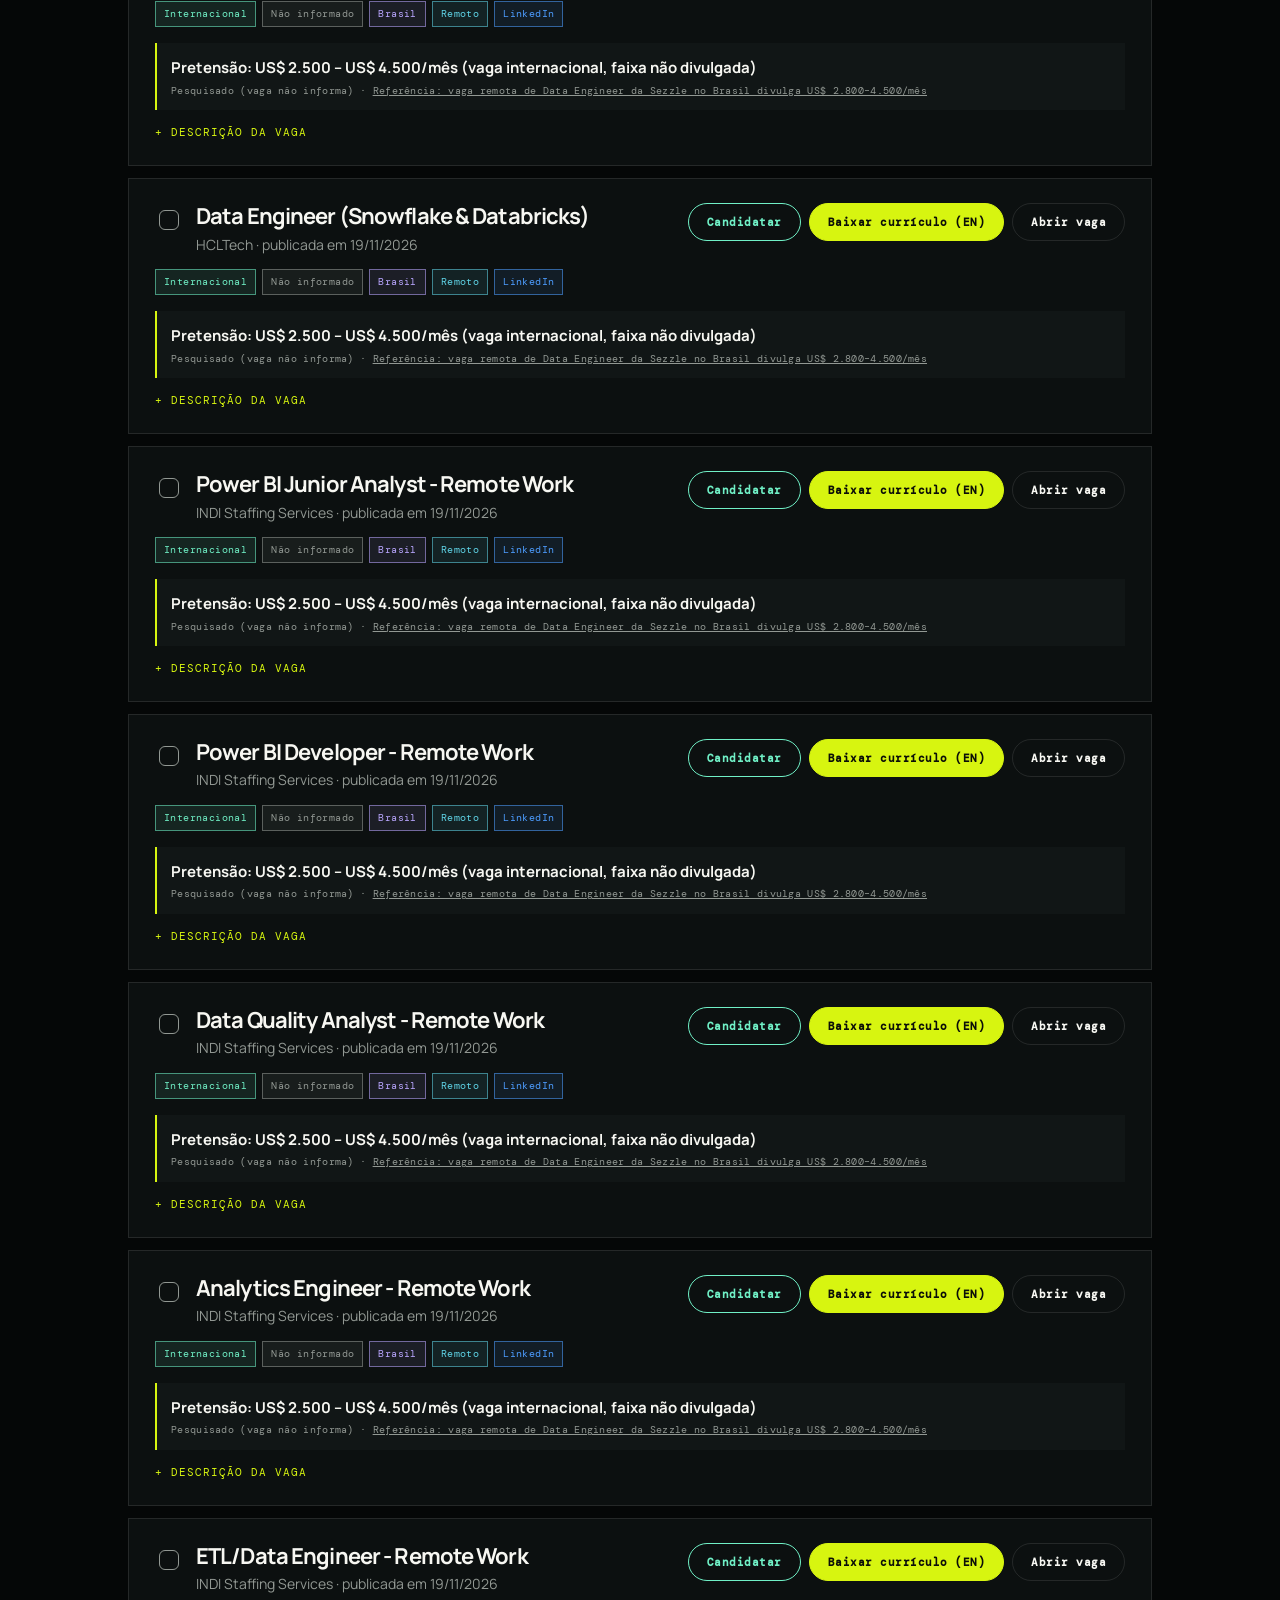
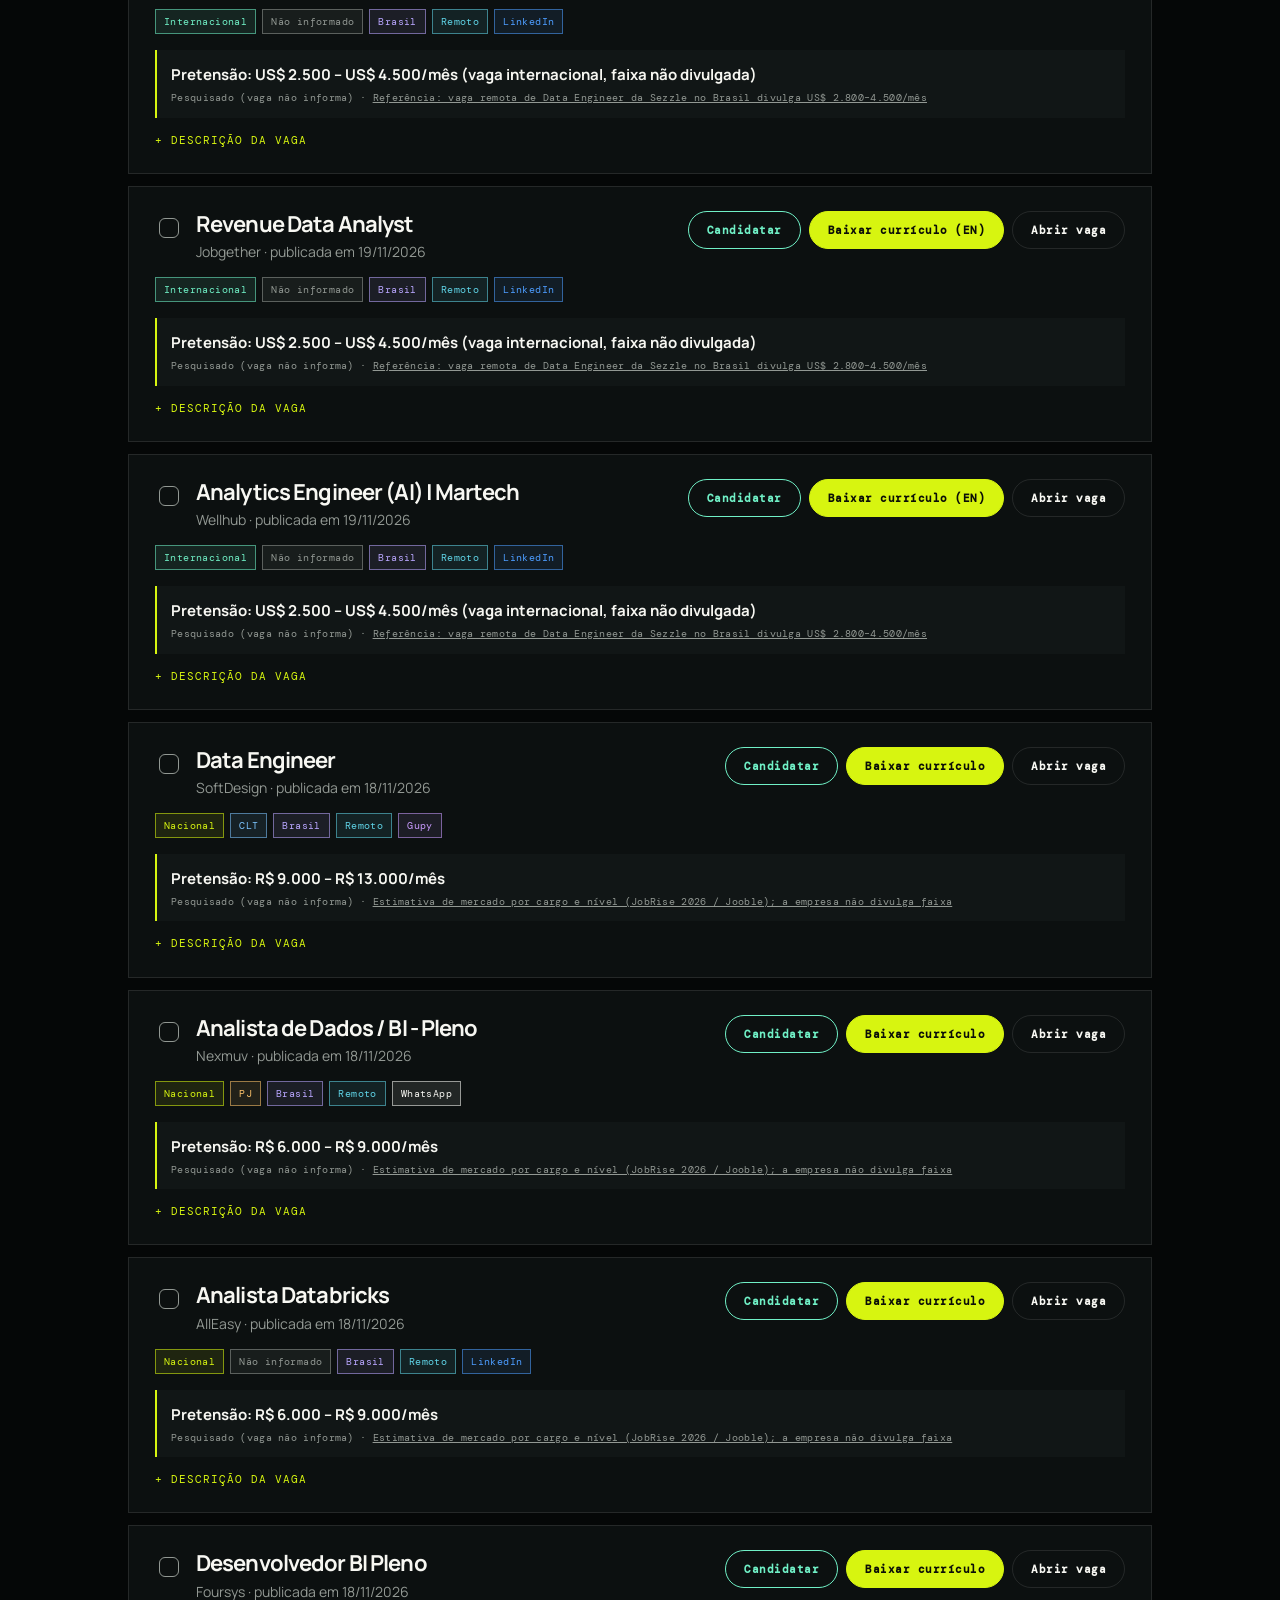
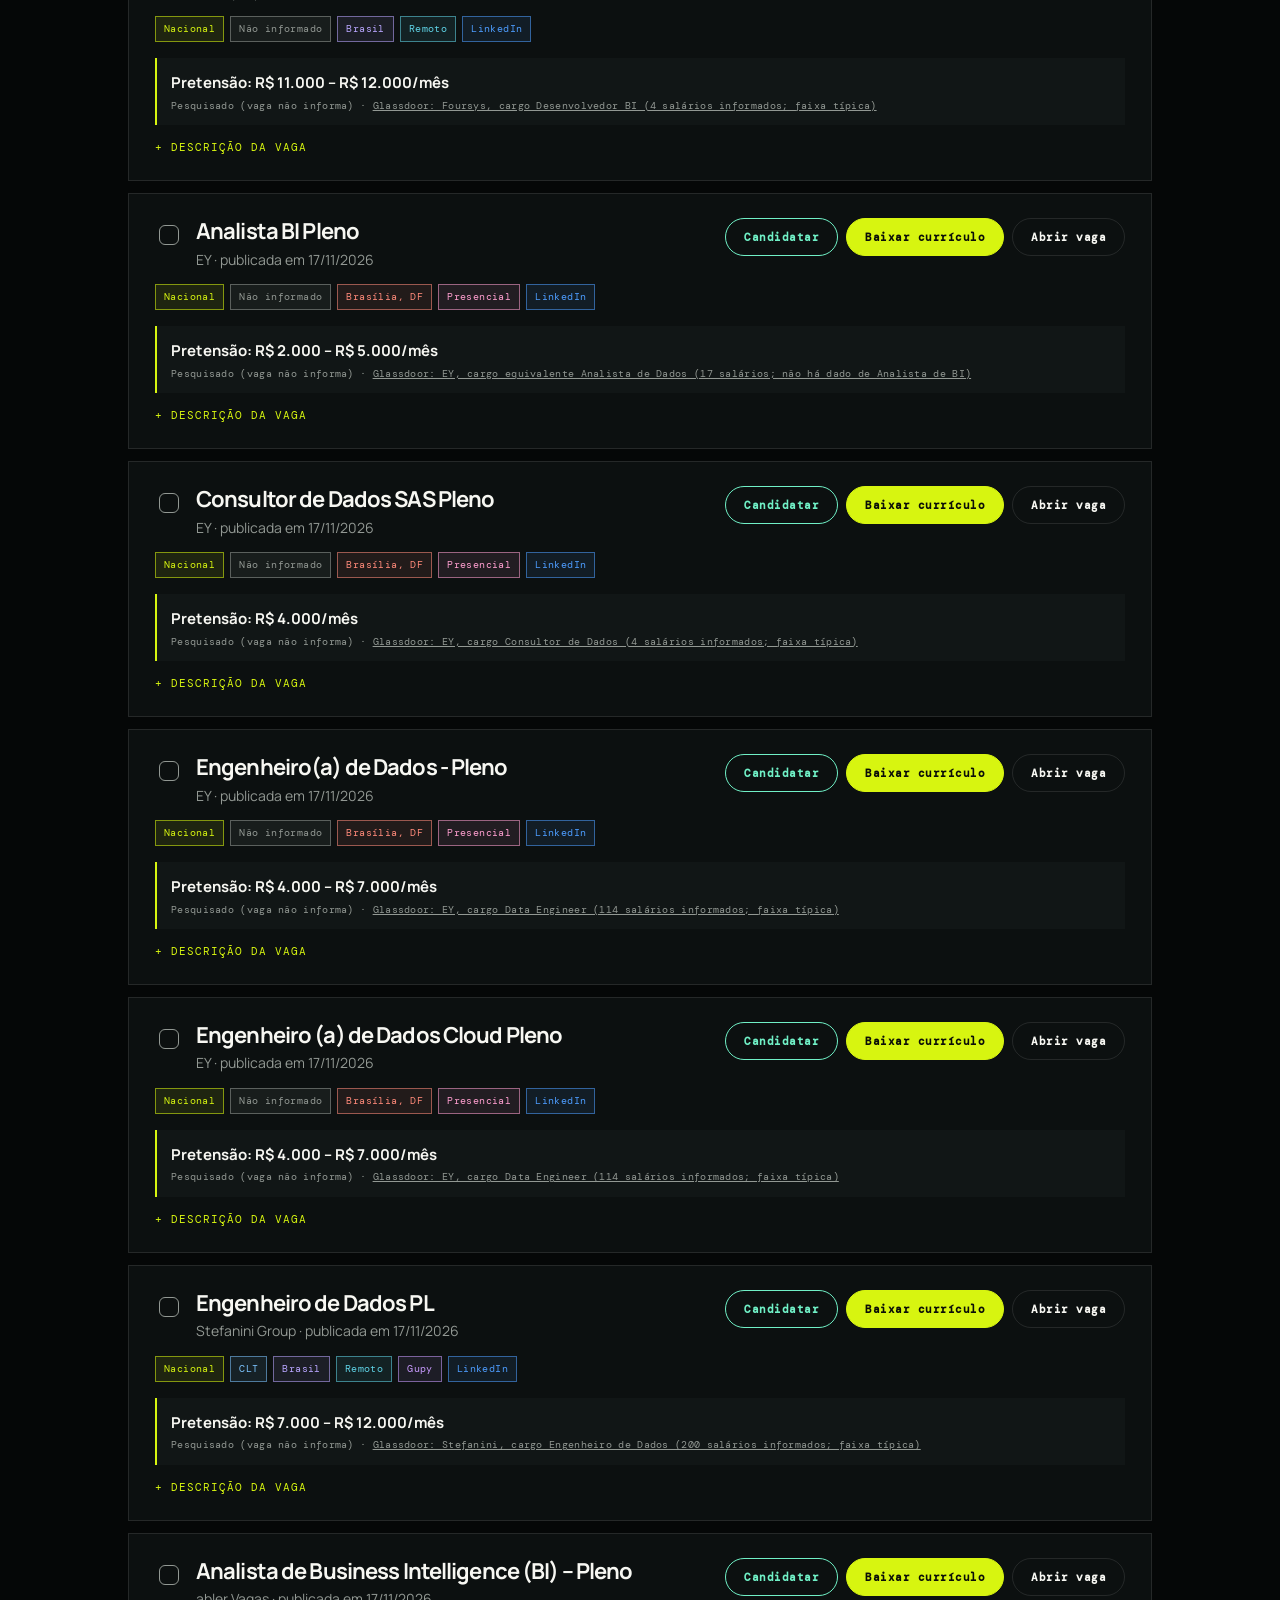
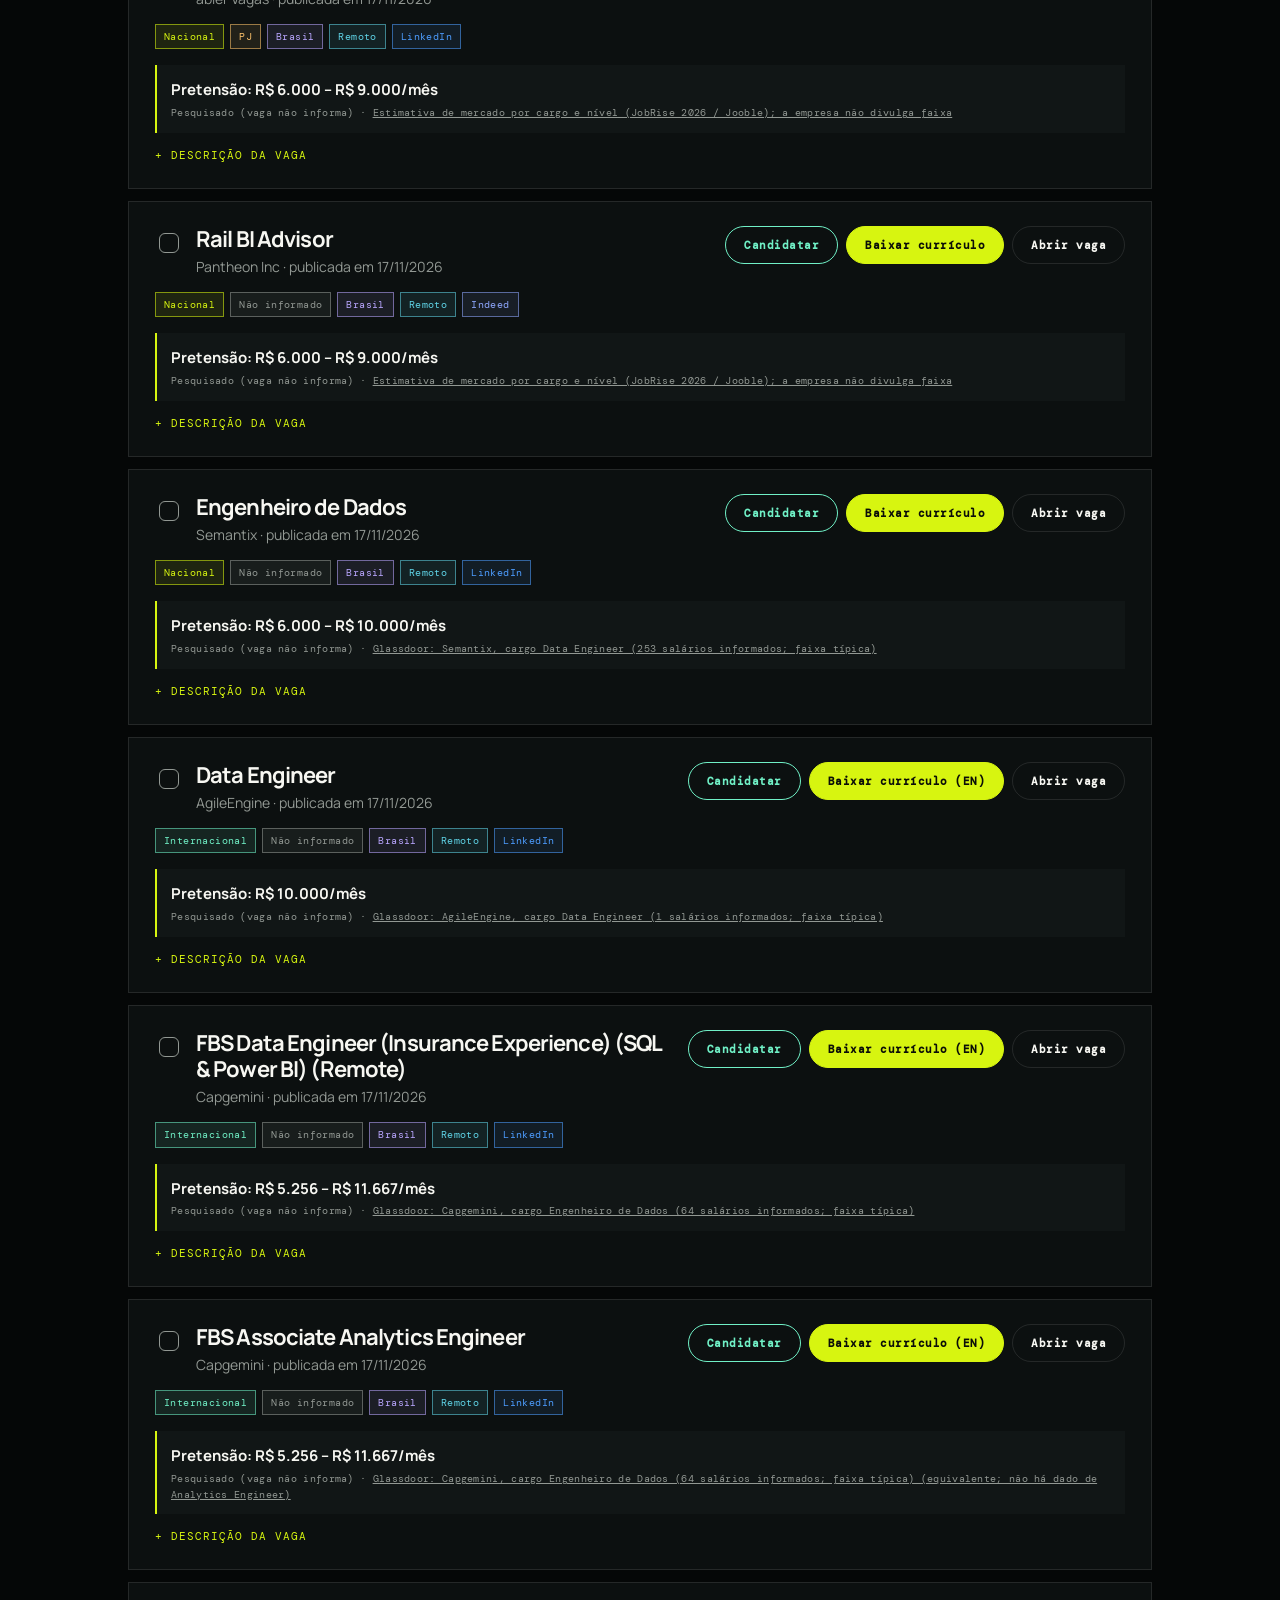
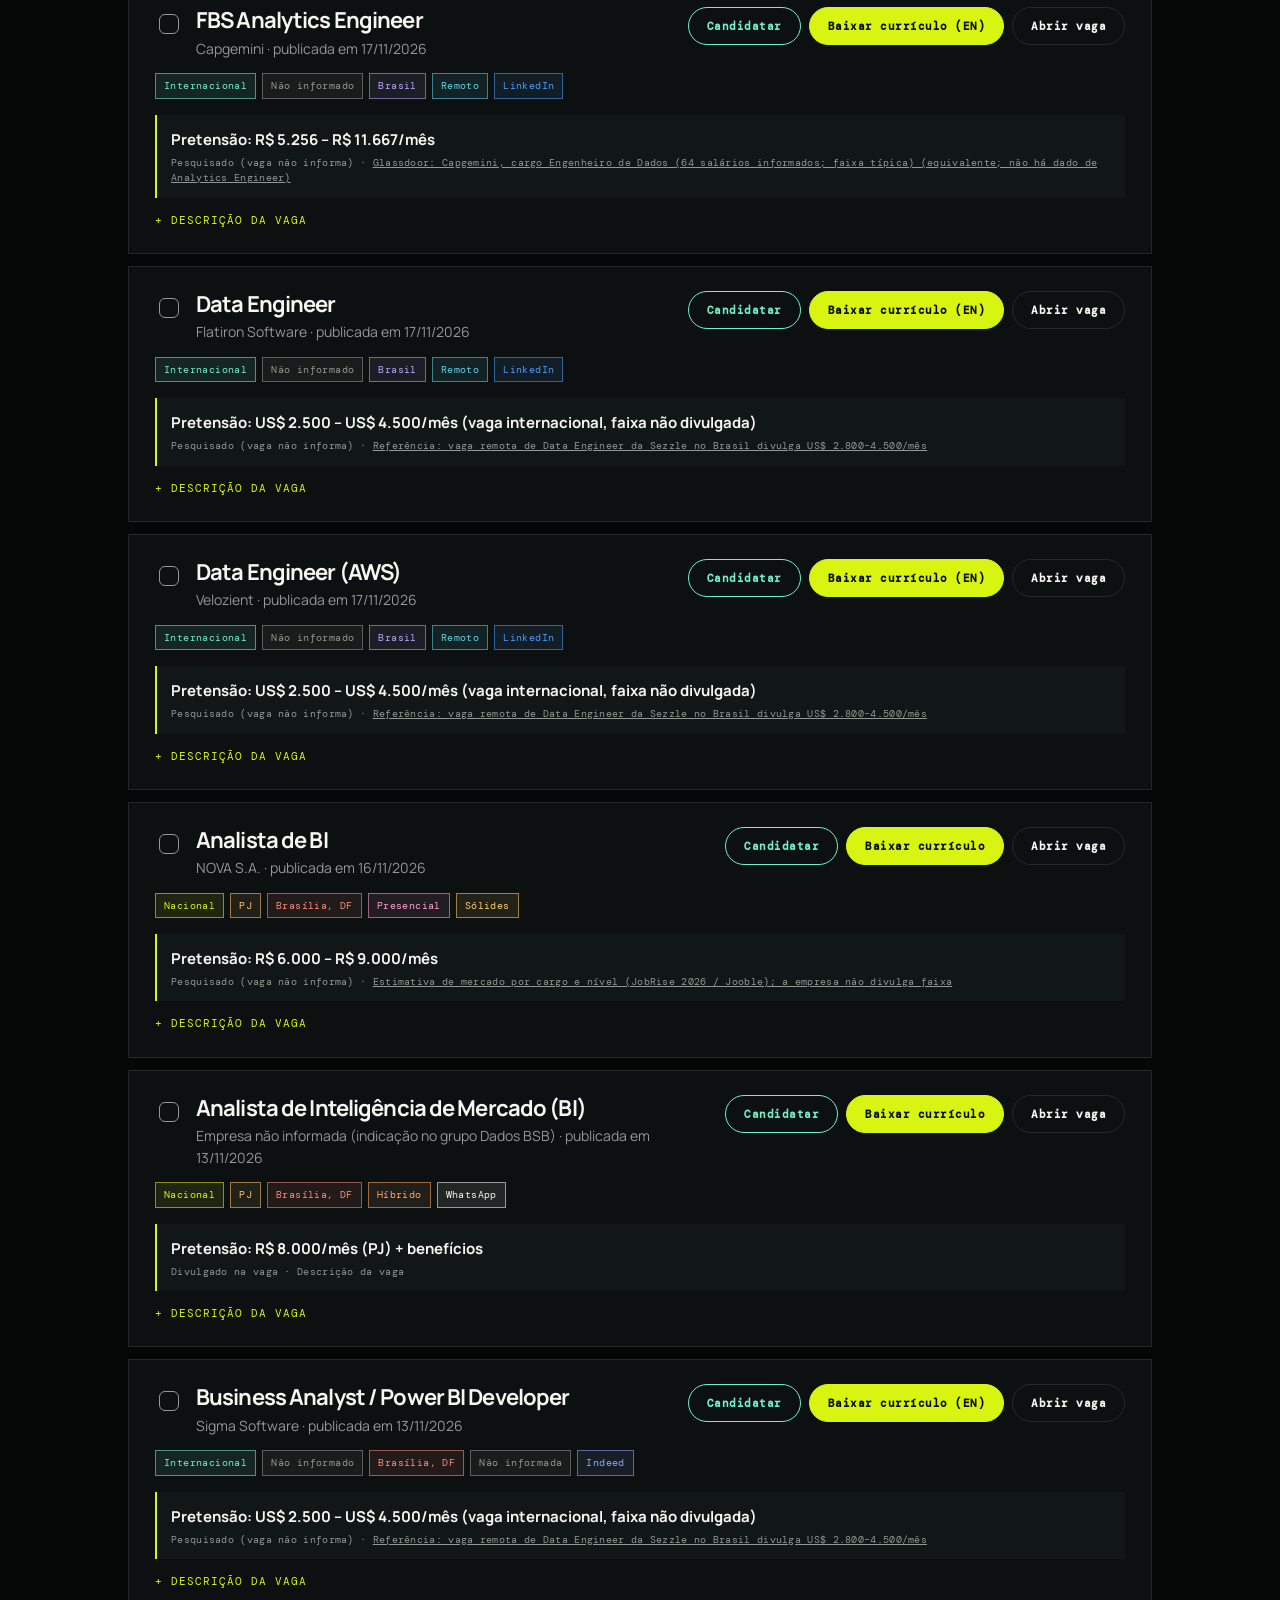
<file: vagas.html>
<!DOCTYPE html>
<html lang="pt-BR">
<head>
<meta charset="UTF-8">
<meta name="viewport" content="width=device-width, initial-scale=1">
<title>Alexsander Ornelas | Vagas</title>
<link rel="icon" type="image/svg+xml" href="assets/favicon.svg">
<link rel="preconnect" href="https://fonts.googleapis.com">
<link href="https://fonts.googleapis.com/css2?family=DM+Mono:wght@400;500&family=Manrope:wght@400;500;600;700;800&display=swap" rel="stylesheet">
<link rel="stylesheet" href="assets/estilo.css">
</head>
<body>
<header><div class="bar"><a class="logo" href="index.html">AO<b>.</b></a>
  <nav class="tabs"><a href="index.html">Início</a><a href="vagas.html" class="ativo">Vagas</a><a href="status.html">Status</a></nav>
  <span class="meta" id="atualizado"></span></div></header>
<section class="hero">
  <div class="network" aria-hidden="true"></div><div class="network b" aria-hidden="true"></div>
  <p class="eyebrow">Analista de Dados · Engenheiro de Dados · Business Intelligence</p>
  <h1>Vagas para o Alexsander</h1>
  <p class="sub">Vagas de dados encontradas pela automação, cada uma com o currículo ajustado para ela.</p>
  <div class="stats">
    <button type="button" class="stat" data-filtro='{}' title="Ver todas"><b id="sTotal" data-conta>0</b><span>vagas</span></button>
    <button type="button" class="stat" data-filtro='{"origem":"nac"}' title="Filtrar nacionais"><b id="sNac" data-conta>0</b><span>nacionais</span></button>
    <button type="button" class="stat" data-filtro='{"origem":"intl"}' title="Filtrar internacionais"><b id="sIntl" data-conta>0</b><span>internacionais</span></button>
    <button type="button" class="stat" data-filtro='{"local":"bsb"}' title="Filtrar Brasília"><b id="sBsb" data-conta>0</b><span>em Brasília</span></button>
  </div>
</section>
<div class="wrap">
  <div class="toolbar">
    <input type="search" id="busca" placeholder="Buscar cargo, empresa ou palavra">
    <select id="dia" aria-label="Dia"></select>
    <select id="origem" aria-label="Origem">
      <option value="">Origem: todas</option>
      <option value="nac">Só nacionais</option>
      <option value="intl">Só internacionais</option>
    </select>
    <select id="local" aria-label="Local">
      <option value="">Local: todos</option>
      <option value="bsb">Brasília, DF</option>
      <option value="br">Brasil (home office)</option>
    </select>
    <select id="contrato" aria-label="Contrato">
      <option value="">Contrato: todos</option>
      <option value="CLT">CLT</option>
      <option value="PJ">PJ</option>
      <option value="Não informado">Não informado</option>
    </select>
    <select id="plataforma" aria-label="Plataforma"><option value="">Plataforma: todas</option></select>
    <button type="button" class="limpar" id="limpar">Limpar filtros ×</button>
    <button type="button" class="btn primary candidatar-sel" id="candSel" hidden>Candidatar</button>
  </div>
  <div class="count" id="count"></div>
  <div id="lista"></div>
</div>
<footer class="rodape">
  <a href="index.html" class="logo">AO<b>.</b></a>
  <p>© 2026 Alexsander Ornelas</p>
  <a href="https://www.linkedin.com/in/alexsander-ornelas" target="_blank" rel="noreferrer">LINKEDIN</a>
</footer>

<div class="modal" id="escolha" hidden>
  <div class="caixa" role="dialog" aria-modal="true" aria-labelledby="escolha-titulo">
    <button type="button" class="fechar" aria-label="Fechar">×</button>
    <span class="rotulo">Vaga em mais de uma plataforma</span>
    <h3 id="escolha-titulo">Abrir em qual plataforma?</h3>
    <p id="escolha-vaga"></p>
    <div id="escolha-links"></div>
  </div>
</div>

<!-- Os dados vêm de dados/vagas.js, que a automação reescreve a cada rodada -->
<script>document.write('<script src="dados/vagas.js?v='+Date.now()+'"><\/script>')</script>
<script src="assets/site.js"></script>
<script>
  const DADOS = window.VAGAS_DADOS || { atualizado_em: null, vagas: [] };
  // Vaga com candidatura já enviada sai desta página e passa a aparecer só em Status
  DADOS.vagas = DADOS.vagas.filter(v => !(v.candidatura && v.candidatura.status === "enviada"));
  // Vagas da BairesDev ficam fora da lista e das contagens; só aparecem ao escolher "BairesDev" no filtro de plataforma
  const OCULTA = v => /bairesdev/i.test(v.empresa || "");
  const BAIRES = DADOS.vagas.filter(OCULTA), TODAS = DADOS.vagas;
  DADOS.vagas = DADOS.vagas.filter(v => !OCULTA(v));
  const $ = id => document.getElementById(id);
  const esc = s => String(s ?? "").replace(/[&<>"']/g, c => ({ "&": "&amp;", "<": "&lt;", ">": "&gt;", '"': "&quot;", "'": "&#39;" }[c]));
  const fmtDia = d => new Date(d + "T12:00:00").toLocaleDateString("pt-BR", { weekday: "short", day: "2-digit", month: "2-digit", year: "numeric" });

  $("sTotal").textContent = DADOS.vagas.length;
  $("sNac").textContent = DADOS.vagas.filter(v => !v.internacional).length;
  $("sIntl").textContent = DADOS.vagas.filter(v => v.internacional).length;
  $("sBsb").textContent = DADOS.vagas.filter(v => /Bras[ií]lia/.test(v.local || "")).length;
  $("atualizado").textContent = DADOS.atualizado_em
    ? "Atualizado em " + new Date(DADOS.atualizado_em).toLocaleString("pt-BR", {dateStyle:"short", timeStyle:"short"})
    : "Nenhuma rodada registrada ainda.";

  const dias = [...new Set(DADOS.vagas.map(v => v.dia))].sort().reverse();
  $("dia").innerHTML = `<option value="*">Dia: todos</option>` +
    dias.map(d => `<option value="${d}">${fmtDia(d)} (${DADOS.vagas.filter(v => v.dia === d).length})</option>`).join("");

  function salarioHtml(s) {
    if (!s || !s.valor) return `<div class="salario"><b>Pretensão: não encontrada</b></div>`;
    const origem = s.origem === "divulgado" ? "Divulgado na vaga" : "Pesquisado (vaga não informa)";
    const fonte = s.fonte_url ? ` · <a href="${esc(s.fonte_url)}" target="_blank" rel="noopener">${esc(s.fonte_nome || "fonte")}</a>` : (s.fonte_nome ? " · " + esc(s.fonte_nome) : "");
    return `<div class="salario"><b>Pretensão: ${esc(s.valor)}</b><span class="fonte">${origem}${fonte}</span></div>`;
  }

  // Cores das etiquetas, derivadas da paleta do portfólio (verde-limão e verde-água como base)
  const COR = {
    "Nacional": "#d7f510", "Internacional": "#70f0c6",
    "CLT": "#7cc4ff", "PJ": "#ffc46b", "Não informado": "#929893",
    "Brasil": "#b9a6ff", "Brasília, DF": "#ff8a7a",
    "Remoto": "#5fd3e6", "Híbrido": "#ffa96b", "Presencial": "#ff9fd0", "Não informada": "#929893",
    "LinkedIn": "#4d9dff", "Gupy": "#c99bff", "Indeed": "#8fa8ff", "Sólides": "#ffd166",
    "Catho": "#ff6f91", "InfoJobs": "#8be36b", "Vagas.com.br": "#f7f7f2"
  };
  const tag = t => t ? `<span class="tag cor" style="--c:${COR[t] || "#f7f7f2"}">${esc(t)}</span>` : "";
  const plats = [...new Set(DADOS.vagas.flatMap(v => v.plataformas || []))].sort();
  $("plataforma").innerHTML += plats.map(p => `<option value="${esc(p)}">${esc(p)} (${DADOS.vagas.filter(v => (v.plataformas || []).includes(p)).length})</option>`).join("")
    + (BAIRES.length ? `<option value="BairesDev">BairesDev (${BAIRES.length})</option>` : "");

  function render() {
    const dia = $("dia").value, og = $("origem").value, q = $("busca").value.trim().toLowerCase(), ct = $("contrato").value, pf = $("plataforma").value, lc = $("local").value;
    const bsb = v => /Bras[ií]lia/.test(v.local || "");
    // Ordem: data mais recente; no mesmo dia, Brasília (remoto, híbrido, presencial), depois Brasil, por último internacional; CLT antes de PJ
    const grupo = v => v.internacional ? 5 : !/Bras[ií]lia/.test(v.local || "") ? 4
      : /remot/i.test(v.modalidade || "") ? 0 : /h[ií]brid/i.test(v.modalidade || "") ? 1 : /presencial/i.test(v.modalidade || "") ? 2 : 3;
    const contr = v => v.contrato === "CLT" ? 0 : v.contrato === "PJ" ? 1 : 2;
    const ordem = (a, b) => (b.dia || "").localeCompare(a.dia || "") || grupo(a) - grupo(b) || contr(a) - contr(b) || (a.empresa || "").localeCompare(b.empresa || "");
    const base = pf === "BairesDev" ? BAIRES : DADOS.vagas;
    const lista = base.filter(v =>
      (pf === "BairesDev" || dia === "*" || v.dia === dia) &&
      (!og || (og === "intl") === !!v.internacional) &&
      (!ct || (v.contrato || "Não informado") === ct) &&
      (!pf || pf === "BairesDev" || (v.plataformas || []).includes(pf)) &&
      (!lc || (lc === "bsb") === bsb(v)) &&
      (!q || [v.titulo, v.empresa, v.descricao].join(" ").toLowerCase().includes(q))
    ).sort(ordem);
    atualizarSel();
    $("count").innerHTML = `<b>${lista.length}</b> vaga${lista.length === 1 ? "" : "s"} encontrada${lista.length === 1 ? "" : "s"}`;
    $("lista").innerHTML = lista.length ? lista.map(v => `
      <article class="vaga${SEL.has(v.id) ? " selecionada" : ""}">
        <div class="top">
          <div class="titulo-vaga">
            ${podeCandidatar(v) ? `<label class="sel" title="Selecionar para candidatura em lote"><input type="checkbox" data-sel="${esc(v.id)}" ${SEL.has(v.id) ? "checked" : ""}><span class="visually-hidden">Selecionar</span></label>` : ""}
            <div>
            <h2>${esc(v.titulo)}</h2>
            <div class="empresa">${esc(v.empresa)} · publicada em ${new Date(v.dia + "T12:00:00").toLocaleDateString("pt-BR")}</div>
            ${situacaoHtml(v)}
            </div>
          </div>
          <div class="acoes">
            ${podeCandidatar(v) ? `<button type="button" class="btn candidatar" data-candidatar="${esc(v.id)}">Candidatar</button>` : ""}
            <a class="btn primary" href="${esc(v.curriculo)}" download="Currículo Alexsander Ornelas.pdf">${v.internacional ? "Baixar currículo (EN)" : "Baixar currículo"}</a>
            ${Object.keys(v.links || {}).length > 1
              ? `<button type="button" class="btn" data-escolher="${esc(v.id)}">Abrir vaga</button>`
              : `<a class="btn" href="${esc(v.link)}" target="_blank" rel="noopener">Abrir vaga</a>`}
          </div>
        </div>
        <div class="tags">
          ${tag(v.internacional ? "Internacional" : "Nacional")}
          ${tag(v.contrato || "Não informado")}
          ${tag(v.local)}
          ${tag(v.modalidade)}
          ${(v.plataformas || []).map(tag).join("")}
        </div>
        ${salarioHtml(v.salario)}
        <details>
          <summary>Descrição da vaga</summary>
          <div class="descricao">${esc(v.descricao)}</div>
        </details>
      </article>`).join("") : `<div class="vazio">Nenhuma vaga para esse filtro.</div>`;
  }

  // Candidatura: o botão abre um pedido (issue) já preenchido no GitHub; a automação prepara a candidatura
  // e só envia depois que o Alexsander confirmar no chat. Situação gravada em v.candidatura = {status, data}.
  const REPO = "https://github.com/Alexsander-Ornelas/vagas-alexsander";
  const SEL = new Set();
  let PEDIDOS = {};
  try { PEDIDOS = JSON.parse(localStorage.getItem("pedidosCandidatura") || "{}"); } catch (e) {}
  const situacao = v => (v.candidatura && v.candidatura.status) || (PEDIDOS[v.id] ? "pedido" : "");
  const podeCandidatar = v => !situacao(v);
  const ROTULO = { pedido: "Pedido de candidatura aberto", solicitada: "Candidatura em preparação", enviada: "Candidatura enviada", erro: "Candidatura não concluída" };
  function situacaoHtml(v) {
    const st = situacao(v); if (!st) return "";
    const d = (v.candidatura && v.candidatura.data) || PEDIDOS[v.id];
    const obs = v.candidatura && v.candidatura.obs ? " · " + esc(v.candidatura.obs) : "";
    return `<div class="situacao st-${esc(st)}">${ROTULO[st] || esc(st)}${d ? " em " + new Date(d + "T12:00:00").toLocaleDateString("pt-BR") : ""}${obs}</div>`;
  }
  function pedir(ids) {
    const vs = ids.map(id => TODAS.find(v => v.id === id)).filter(Boolean);
    if (!vs.length) return;
    const hoje = new Date().toLocaleDateString("sv-SE");
    const titulo = `[Candidatar] ${vs.length === 1 ? vs[0].titulo + " · " + vs[0].empresa : vs.length + " vagas"}`;
    const corpo = "Pedido de candidatura feito pelo site em " + new Date().toLocaleString("pt-BR") + ".\n\n" +
      vs.map(v => `- \`${v.id}\` — ${v.titulo} · ${v.empresa}`).join("\n") +
      "\n\nA automação prepara cada candidatura e só envia depois da confirmação do Alexsander no chat.";
    window.open(`${REPO}/issues/new?title=${encodeURIComponent(titulo)}&body=${encodeURIComponent(corpo)}`, "_blank", "noopener");
    vs.forEach(v => { PEDIDOS[v.id] = hoje; SEL.delete(v.id); });
    try { localStorage.setItem("pedidosCandidatura", JSON.stringify(PEDIDOS)); } catch (e) {}
    render();
  }
  function atualizarSel() {
    const b = $("candSel"); b.hidden = SEL.size < 2;
    b.textContent = `Candidatar (${SEL.size})`;
  }
  $("candSel").addEventListener("click", () => pedir([...SEL]));
  $("lista").addEventListener("change", e => {
    const c = e.target.closest("[data-sel]"); if (!c) return;
    c.checked ? SEL.add(c.dataset.sel) : SEL.delete(c.dataset.sel);
    c.closest(".vaga").classList.toggle("selecionada", c.checked);
    atualizarSel();
  });
  $("lista").addEventListener("click", e => {
    const b = e.target.closest("[data-candidatar]"); if (b) pedir([b.dataset.candidatar]);
  });

  // Escolha de plataforma quando a mesma vaga está em mais de um site
  const modal = $("escolha");
  function abrirEscolha(v) {
    $("escolha-vaga").textContent = `${v.titulo} · ${v.empresa}`;
    $("escolha-links").innerHTML = Object.entries(v.links).map(([p, url]) =>
      `<a class="plat" style="--c:${COR[p] || "#f7f7f2"}" href="${esc(url)}" target="_blank" rel="noopener"><span>${esc(p)}</span></a>`).join("");
    modal.hidden = false;
    modal.querySelector(".plat").focus();
  }
  const fechar = () => { modal.hidden = true; };
  $("lista").addEventListener("click", e => {
    const b = e.target.closest("[data-escolher]");
    if (b) abrirEscolha(TODAS.find(v => v.id === b.dataset.escolher));
  });
  modal.addEventListener("click", e => { if (e.target === modal || e.target.closest(".fechar") || e.target.closest(".plat")) fechar(); });
  document.addEventListener("keydown", e => { if (e.key === "Escape") fechar(); });

  // Filtros: vêm da URL (atalhos da home) e ficam salvos nela
  const FILTROS = ["busca", "dia", "origem", "local", "contrato", "plataforma"];
  FILTROS.forEach(id => $(id).addEventListener("input", render));
  filtrosDaURL(FILTROS);
  document.querySelectorAll("[data-filtro]").forEach(b => b.addEventListener("click", () => definirFiltros(JSON.parse(b.dataset.filtro), FILTROS)));
  $("limpar").addEventListener("click", () => definirFiltros({}, FILTROS));
  render();
</script>
</body>
</html>
</file>
<file: assets/estilo.css>
:root { --bg:#050707; --surface:#0c1010; --surface2:#111616; --line:#ffffff1a; --text:#f7f7f2; --dim:#929893; --acid:#d7f510; --mint:#70f0c6; --ink:#0b0e08; }
  * { box-sizing: border-box; }
  body { margin:0; font:16px/1.55 Manrope, Arial, sans-serif; background:var(--bg); color:var(--text);
    background-image: radial-gradient(circle at 50% -20%, #d7f5100d, transparent 55%); min-height:100vh; }
  .mono { font-family:"DM Mono", monospace; }
  header { position:sticky; top:0; z-index:5; background:#050707e6; backdrop-filter:blur(8px); border-bottom:1px solid var(--line); }
  .bar { position:relative; max-width:none; margin:0; padding:18px 62px; display:flex; align-items:center; justify-content:space-between; gap:16px; }
  .logo { font-weight:800; font-size:24px; letter-spacing:-1.5px; color:var(--text); text-decoration:none; }
  .logo b { color:var(--acid); }
  .bar .meta { font-family:"DM Mono", monospace; font-size:10px; letter-spacing:1px; text-transform:uppercase; color:var(--dim); }
  .hero { max-width:1080px; margin:0 auto; padding:56px 28px 28px; }
  .eyebrow { font-family:"DM Mono", monospace; font-size:11px; letter-spacing:1.2px; text-transform:uppercase; color:var(--acid); margin:0 0 14px; }
  h1 { font-size:clamp(40px,6vw,72px); font-weight:800; letter-spacing:-0.06em; line-height:.95; margin:0; }
  .sub { color:var(--dim); font-size:18px; margin:16px 0 0; max-width:620px; }
  .stats { display:flex; gap:28px; margin-top:28px; flex-wrap:wrap; }
  .stat b { display:block; font-size:30px; font-weight:800; letter-spacing:-1.5px; }
  .stat span { font-family:"DM Mono", monospace; font-size:10px; letter-spacing:1px; text-transform:uppercase; color:var(--dim); }
  .wrap { max-width:1080px; margin:0 auto; padding:8px 28px 80px; }
  .toolbar { display:grid; gap:10px; margin-bottom:16px; }
  .toolbar input, .toolbar select { font:12px "DM Mono", monospace; letter-spacing:.3px; padding:12px 14px; border:1px solid var(--line); border-radius:0;
    background:var(--surface); color:var(--text); outline:none; }
  .toolbar input:focus, .toolbar select:focus { border-color:var(--acid); }
  .toolbar select option { background:var(--surface); }
  .count { font-family:"DM Mono", monospace; font-size:11px; letter-spacing:1px; text-transform:uppercase; color:var(--dim); margin:4px 0 14px; }
  .count b { color:var(--acid); font-weight:500; }
  .vaga { background:var(--surface); border:1px solid var(--line); padding:24px 26px; margin-bottom:12px; transition:border-color .3s, transform .3s, opacity .6s; }
  .vaga:hover { border-color:#d7f51066; transform:translateY(-3px); }
  .top { display:flex; justify-content:space-between; align-items:flex-start; gap:20px; flex-wrap:nowrap; }
  .top > div:first-child { flex:1; min-width:0; }
  .acoes { flex-shrink:0; }
  @media (max-width:640px){ .top { flex-wrap:wrap; } }
  .vaga h2 { margin:0; font-size:22px; font-weight:700; letter-spacing:-0.04em; line-height:1.2; }
  .empresa { color:var(--dim); margin-top:4px; font-size:14px; }
  .tags { display:flex; flex-wrap:wrap; gap:6px; margin-top:14px; }
  .tag { font-family:"DM Mono", monospace; font-size:10px; letter-spacing:.4px; padding:4px 8px; border:1px solid var(--line); color:var(--text); background:transparent; }
  .tag.intl { border-color:var(--mint); color:var(--mint); }
  .tag.nac { border-color:var(--acid); color:var(--acid); }
  .tag.clt { color:var(--text); } .tag.pj { color:var(--text); } .tag.na { color:var(--dim); }
  .acoes { display:flex; gap:8px; align-items:flex-start; flex-wrap:wrap; }
  .btn { font:700 11px "DM Mono", monospace; letter-spacing:.5px; text-decoration:none; padding:11px 18px; border-radius:999px; border:1px solid var(--line);
    color:var(--text); background:transparent; white-space:nowrap; transition:background .2s, color .2s, border-color .2s; }
  .btn:hover { border-color:var(--text); }
  .btn.primary { background:var(--acid); color:var(--ink); border-color:var(--acid); }
  .btn.primary:hover { background:var(--text); border-color:var(--text); }
  .salario { margin-top:16px; padding:12px 14px; border-left:2px solid var(--acid); background:var(--surface2); }
  .salario b { font-size:15px; font-weight:700; }
  .salario .fonte { display:block; margin-top:3px; font-family:"DM Mono", monospace; font-size:10px; letter-spacing:.3px; color:var(--dim); }
  .salario .fonte a { color:var(--dim); }
  details { margin-top:14px; }
  summary { cursor:pointer; font-family:"DM Mono", monospace; font-size:11px; letter-spacing:1px; text-transform:uppercase; color:var(--acid); list-style:none; }
  summary::-webkit-details-marker { display:none; }
  summary::before { content:"+ "; } details[open] summary::before { content:"– "; }
  .descricao { white-space:pre-line; margin-top:10px; color:#c9ccc6; font-size:14px; border-left:1px solid var(--line); padding-left:14px; }
  .vazio { text-align:center; color:var(--dim); padding:48px 0; font-family:"DM Mono", monospace; font-size:12px; }
  footer { border-top:1px solid var(--line); padding:22px 28px; text-align:center; font-family:"DM Mono", monospace; font-size:10px; letter-spacing:1px; color:var(--dim); text-transform:uppercase; }

  /* navegação compartilhada */
  nav.tabs { display:flex; gap:26px; align-items:center; }
  nav.tabs a { font-family:"DM Mono", monospace; font-size:11px; letter-spacing:1px; text-transform:uppercase; color:var(--dim); text-decoration:none; padding:6px 0; border-bottom:2px solid transparent; }
  nav.tabs a:hover { color:var(--text); }
  nav.tabs a.ativo { color:var(--acid); border-bottom-color:var(--acid); }

  /* etiquetas coloridas: cada opção tem sua cor (--c) */
  .tag.cor { color:var(--c); border-color:color-mix(in srgb, var(--c) 55%, transparent); background:color-mix(in srgb, var(--c) 9%, transparent); }

/* Escolha de plataforma */
button.btn { cursor:pointer; background:transparent; color:var(--text); }
.modal { position:fixed; inset:0; background:#050707cc; backdrop-filter:blur(6px); display:grid; place-items:center; padding:20px; z-index:50; }
.modal[hidden] { display:none; }
.modal .caixa { position:relative; width:min(440px,100%); background:var(--surface); border:1px solid var(--line); border-radius:22px; padding:28px; box-shadow:0 30px 80px #0009; }
.modal .rotulo { font:500 10px "DM Mono", monospace; letter-spacing:1.5px; text-transform:uppercase; color:var(--acid); }
.modal h3 { margin:8px 0 4px; font-size:22px; }
.modal p { margin:0 0 20px; color:var(--dim); font-size:14px; }
.modal .fechar { position:absolute; top:16px; right:16px; width:34px; height:34px; border-radius:50%; border:1px solid var(--line); background:transparent; color:var(--text); font-size:18px; cursor:pointer; }
.modal .fechar:hover { border-color:var(--text); }
#escolha-links { display:grid; gap:10px; }
.plat { display:flex; justify-content:space-between; align-items:center; padding:14px 18px; border-radius:14px; text-decoration:none; font:700 13px "DM Mono", monospace;
  color:var(--c); border:1px solid color-mix(in srgb, var(--c) 45%, transparent); background:color-mix(in srgb, var(--c) 10%, transparent); }
.plat:hover, .plat:focus { background:color-mix(in srgb, var(--c) 22%, transparent); outline:none; }

/* ================= Movimento (mesma linguagem do portfólio) ================= */
header { transition:background .35s, border-color .35s, box-shadow .35s; }
header.rolado { background:#050707f2; box-shadow:0 10px 30px #0006; }
nav.tabs a { position:relative; border-bottom:0 !important; transition:color .25s; }
nav.tabs a::after { content:""; position:absolute; left:0; right:0; bottom:-2px; height:2px; background:var(--acid); transform:scaleX(0); transform-origin:left; transition:transform .25s; }
nav.tabs a:hover::after, nav.tabs a.ativo::after { transform:scaleX(1); }
nav.tabs a:hover::after { opacity:.5; } nav.tabs a.ativo::after { opacity:1; }

.hero, .home { position:relative; }
.network { position:absolute; inset:0 -10%; opacity:.28; pointer-events:none; z-index:0;
  background-image:linear-gradient(27deg, transparent 49%, #7a857b 50%, transparent 51%), linear-gradient(151deg, transparent 49%, #7a857b 50%, transparent 51%);
  background-size:185px 135px; -webkit-mask-image:radial-gradient(black 10%, transparent 68%); mask-image:radial-gradient(black 10%, transparent 68%);
  transform:translateY(var(--scroll-shift,0)); animation:networkDrift 15s linear infinite; }
.network.b { transform:translateY(var(--scroll-shift,0)) scaleX(-1) rotate(14deg); opacity:.16; animation-duration:22s; animation-direction:reverse; }
@keyframes networkDrift { from { background-position:0 0, 0 0; } to { background-position:185px 135px, -185px 135px; } }
.hero > :not(.network), .home > :not(.network) { position:relative; z-index:1; }

.hero .eyebrow, .home .eyebrow { animation:entra .9s cubic-bezier(.2,.8,.2,1) both; }
.hero h1, .home h1 { animation:entra .9s cubic-bezier(.2,.8,.2,1) .08s both; }
.hero .sub, .home .ola, .home .frase { animation:entra .9s cubic-bezier(.2,.8,.2,1) .18s both; }
.hero .stats, .home .sub, .acoes-home { animation:entra .9s cubic-bezier(.2,.8,.2,1) .28s both; }
.retrato { animation:entraLado 1s cubic-bezier(.2,.8,.2,1) .2s both, flutua 6s ease-in-out 1.2s infinite; }
@keyframes entra { from { opacity:0; transform:translateY(30px); } to { opacity:1; transform:none; } }
@keyframes entraLado { from { opacity:0; transform:translateX(48px) scale(.94); } to { opacity:1; transform:none; } }
@keyframes flutua { 0%,100% { transform:translateY(0); } 50% { transform:translateY(-10px); } }

.reveal { opacity:0; transform:translateY(24px); }
.reveal.visivel { opacity:1; transform:none; }
.reveal.visivel:hover { transform:translateY(-3px); }

.digita { font-family:"DM Mono", monospace; color:var(--text); font-size:clamp(14px,1.6vw,17px); margin:16px 0 0; min-height:1.6em; }
.digita b { font-weight:500; color:var(--acid); }
.digita i { display:inline-block; width:2px; height:1em; background:var(--acid); vertical-align:-.15em; margin-left:4px; animation:pisca 1s step-end infinite; }
@keyframes pisca { 50% { opacity:0; } }

/* números do topo viram atalhos de filtro */
button.stat { background:none; border:0; padding:0; color:inherit; font:inherit; text-align:left; cursor:pointer; }
button.stat b { transition:color .2s; }
button.stat span { transition:color .2s; }
button.stat:hover b, button.stat:focus-visible b { color:var(--acid); }
button.stat:hover span { color:var(--text); }
button.stat:focus-visible { outline:1px dashed var(--acid); outline-offset:6px; }

.limpar { font:12px "DM Mono", monospace; padding:12px 14px; border:1px dashed var(--line); background:transparent; color:var(--dim); cursor:pointer; transition:color .2s, border-color .2s; }
.limpar:hover { color:var(--acid); border-color:var(--acid); }

.modal:not([hidden]) .caixa { animation:sobe .35s cubic-bezier(.2,.8,.2,1); }
.modal:not([hidden]) { animation:aparece .25s ease; }
@keyframes sobe { from { opacity:0; transform:translateY(24px) scale(.98); } to { opacity:1; transform:none; } }
@keyframes aparece { from { opacity:0; } to { opacity:1; } }
.plat { transition:background .2s, transform .2s; } .plat:hover { transform:translateX(6px); }

@media (prefers-reduced-motion: reduce) {
  *, ::before, ::after { animation-duration:.01ms !important; animation-iteration-count:1 !important; transition-duration:.01ms !important; }
  .reveal { opacity:1; transform:none; }
}

/* ================= Responsivo: tablet e celular ================= */
.menu-btn { display:none; }
.toolbar { grid-template-columns:repeat(4, minmax(0,1fr)); }
.toolbar #busca { grid-column:span 2; }
.toolbar.t3 { grid-template-columns:2fr 1.2fr 1fr auto; }
.toolbar.t3 #busca { grid-column:auto; }

@media (max-width:900px) {
  .toolbar, .toolbar.t3 { grid-template-columns:1fr 1fr; }
  .toolbar #busca { grid-column:1 / -1; }
}
@media (max-width:800px) {
  .bar { padding:14px 20px; }
  .menu-btn { display:grid; gap:5px; place-content:center; width:44px; height:44px; border:1px solid var(--line); border-radius:50%; background:transparent; cursor:pointer; margin-left:auto; }
  .menu-btn span { display:block; width:18px; height:2px; background:var(--text); transition:transform .3s, opacity .3s; }
  .menu-aberto .menu-btn { border-color:var(--acid); }
  .menu-aberto .menu-btn span:nth-child(1) { transform:translateY(7px) rotate(45deg); }
  .menu-aberto .menu-btn span:nth-child(2) { opacity:0; }
  .menu-aberto .menu-btn span:nth-child(3) { transform:translateY(-7px) rotate(-45deg); }
  nav.tabs { position:absolute; top:100%; left:0; right:0; flex-direction:column; align-items:stretch; gap:0; padding:8px 20px 18px;
    background:#050707f7; border-bottom:1px solid var(--line); backdrop-filter:blur(15px);
    opacity:0; visibility:hidden; transform:translateY(-10px); transition:opacity .25s, transform .25s, visibility .25s; }
  .menu-aberto nav.tabs { opacity:1; visibility:visible; transform:none; }
  nav.tabs a { font-size:14px; padding:16px 0; border-bottom:1px solid var(--line) !important; }
  nav.tabs a::after { display:none; }
  nav.tabs a.ativo { color:var(--acid); }
  .bar .meta { display:none; }
  .hero { padding:40px 20px 20px; }
  .wrap { padding:8px 20px 60px; }
  .stats { gap:18px 26px; }
}
@media (max-width:640px) {
  .vaga { padding:20px; }
  .vaga h2 { font-size:19px; }
  .acoes { width:100%; }
  .acoes .btn { flex:1; text-align:center; padding:13px 10px; }
  .stat b { font-size:26px; }
  .modal { place-items:end center; padding:0; }
  .modal .caixa { width:100%; border-radius:22px 22px 0 0; padding:26px 20px calc(26px + env(safe-area-inset-bottom)); }
}
@media (max-width:520px) {
  .toolbar, .toolbar.t3 { grid-template-columns:1fr; }
  .sub { font-size:16px; }
  footer { padding:18px 20px; }
}

/* Rodapé igual ao do portfólio */
footer.rodape { max-width:1180px; margin:auto; padding:29px 24px; display:flex; align-items:center; justify-content:space-between; gap:15px;
  border-top:0; text-align:left; text-transform:none; font:500 10px "DM Mono", monospace; letter-spacing:.1em; color:#899089; }
footer.rodape p { margin:0; }
footer.rodape .logo { font-size:23px; letter-spacing:-3px; color:var(--text); text-decoration:none; font-family:Manrope, Arial, sans-serif; font-weight:800; }
footer.rodape .logo b { color:var(--acid); }
footer.rodape a:last-child { color:var(--text); text-decoration:none; transition:color .2s; }
footer.rodape a:last-child:hover { color:var(--acid); }
@media (max-width:500px) { footer.rodape { font-size:8px; padding:24px 20px; } footer.rodape p { display:none; } }


/* Como no portfólio: logo na ponta esquerda, abas + atualizado na ponta direita; rodapé centralizado */
.bar { justify-content:flex-start; }
.bar nav.tabs { margin-left:auto; }
.bar .meta { margin-left:28px; padding:8px 12px; border:1px solid #d7f51055; border-radius:999px; color:var(--acid); background:#d7f5100d; white-space:nowrap; }
footer.rodape { max-width:1180px; margin:0 auto; padding:29px 24px; }
@media (max-width:1100px) { .bar .meta { display:none; } }
@media (max-width:800px) { .bar { padding:14px 20px; } footer.rodape { padding:24px 20px; } }
@media (max-width:800px) { .bar .atualizar { margin-left:auto; margin-right:10px; padding:7px 12px; } .bar .menu-btn { margin-left:0; } }

/* Candidatura: seleção em lote e situação */
.titulo-vaga { display:flex; gap:14px; align-items:flex-start; }
.sel { display:inline-flex; margin-top:4px; cursor:pointer; }
.sel input { appearance:none; width:20px; height:20px; border:1px solid var(--dim); border-radius:6px; background:transparent; cursor:pointer; display:grid; place-content:center; transition:border-color .2s, background .2s; }
.sel input:hover { border-color:var(--acid); }
.sel input:checked { background:var(--acid); border-color:var(--acid); }
.sel input:checked::after { content:"✓"; color:var(--ink); font:700 13px Manrope, Arial, sans-serif; }
.sel input:focus-visible { outline:1px dashed var(--acid); outline-offset:3px; }
.visually-hidden { position:absolute; width:1px; height:1px; overflow:hidden; clip:rect(0 0 0 0); white-space:nowrap; }
.vaga.selecionada { border-color:var(--acid); }
.btn.candidatar { border-color:var(--mint); color:var(--mint); }
.btn.candidatar:hover { background:var(--mint); color:var(--ink); border-color:var(--mint); }
.candidatar-sel { align-self:center; }
.situacao { display:inline-block; margin-top:8px; font:500 10px "DM Mono", monospace; letter-spacing:.6px; text-transform:uppercase; padding:4px 8px; border:1px solid var(--line); color:var(--dim); }
.situacao.st-pedido, .situacao.st-solicitada { color:#ffc46b; border-color:#ffc46b66; }
.situacao.st-enviada { color:var(--mint); border-color:#70f0c666; }
.situacao.st-erro { color:#ff8a7a; border-color:#ff8a7a66; }
.candidatar-sel[hidden] { display:none; }
</file>
